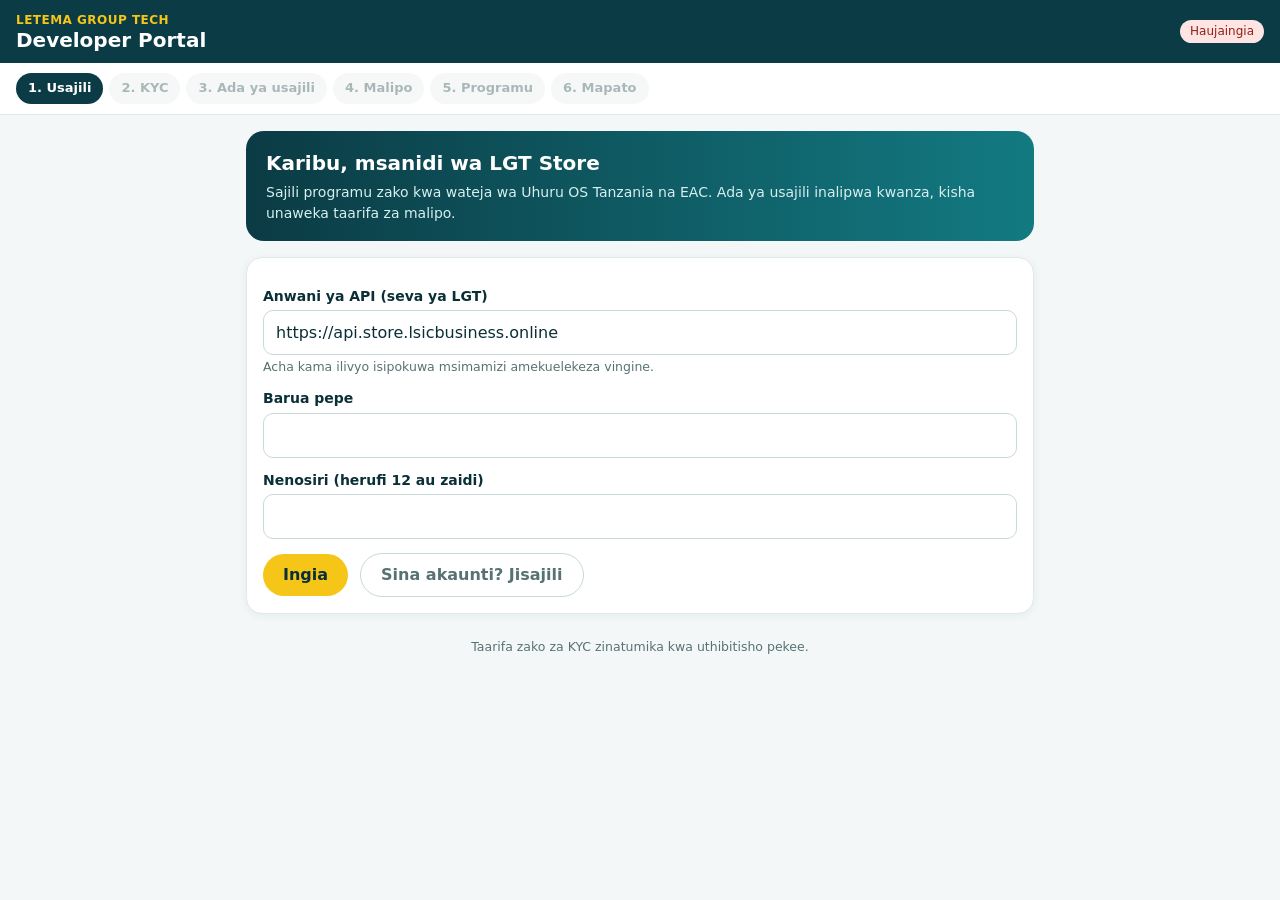
<file: developer-portal/index.html>
<!doctype html>
<html lang="sw">
<head>
<meta charset="utf-8">
<meta name="viewport" content="width=device-width, initial-scale=1, viewport-fit=cover">
<meta name="theme-color" content="#0b3b44">
<title>LGT Developer Portal · Letema Group Tech</title>
<style>
:root{--teal:#0b3b44;--teal2:#137a82;--ink:#0b2f36;--muted:#587274;--gold:#f5c518;--bg:#f3f7f7;--card:#fff;--line:#dfe9e9;--bad:#b42318;--ok:#067647;--warn:#b54708}
*{box-sizing:border-box}
html,body{margin:0;background:var(--bg);color:var(--ink);font-family:system-ui,-apple-system,"Segoe UI",Roboto,sans-serif;font-size:16px;line-height:1.45}
header.top{position:sticky;top:0;z-index:5;background:var(--teal);color:#fff;display:flex;align-items:center;gap:12px;padding:12px 16px;padding-top:calc(12px + env(safe-area-inset-top,0px))}
.brand{color:var(--gold);font-size:12px;font-weight:700;letter-spacing:.04em;text-transform:uppercase}
.title{font-size:20px;font-weight:800;line-height:1.1}
.grow{flex:1;min-width:0}
.pill{font-size:12px;padding:3px 10px;border-radius:999px;background:rgba(255,255,255,.14);white-space:nowrap}
.pill.ok{background:#d1fadf;color:#05603a}.pill.off{background:#fee4e2;color:#912018}
button{font:inherit;cursor:pointer}
nav.steps{display:flex;gap:6px;overflow-x:auto;padding:10px 16px;background:#fff;border-bottom:1px solid var(--line)}
nav.steps button{border:0;background:#eef3f3;color:var(--muted);border-radius:999px;padding:6px 12px;font-size:13px;font-weight:600;white-space:nowrap}
nav.steps button.on{background:var(--teal);color:#fff}
nav.steps button.lock{opacity:.5}
main{max-width:820px;margin:0 auto;padding:16px 16px 96px}
.hero{background:linear-gradient(90deg,var(--teal),var(--teal2));color:#fff;border-radius:18px;padding:18px 20px;margin-bottom:16px}
.hero h1{margin:0 0 4px;font-size:20px}.hero p{margin:0;color:#d6efef;font-size:14px}
.card{background:var(--card);border:1px solid var(--line);border-radius:16px;padding:16px;margin-bottom:12px;box-shadow:0 2px 8px rgba(11,59,68,.06)}
.row{display:flex;gap:12px;align-items:center;flex-wrap:wrap}
.grow2{flex:1 1 200px}
.btn{border:0;border-radius:999px;padding:9px 20px;font-weight:700;background:var(--gold);color:var(--ink)}
.btn:hover{background:#ffd43b}.btn.dark{background:var(--teal);color:#fff}.btn.ghost{background:transparent;border:1px solid #c9d8d8;color:var(--muted)}
.btn:disabled{opacity:.5;cursor:not-allowed}
h2{font-size:15px;margin:20px 0 10px;color:var(--teal);text-transform:uppercase;letter-spacing:.04em}
label{display:block;font-weight:600;font-size:14px;margin:12px 0 4px}
.hint{font-weight:400;color:var(--muted);font-size:12.5px;margin-top:3px}
input,select{width:100%;font:inherit;padding:10px 12px;border:1px solid #c9d8d8;border-radius:10px;background:#fff;color:var(--ink)}
input:focus,select:focus{outline:2px solid var(--gold);border-color:var(--gold)}
.grid2{display:grid;grid-template-columns:1fr 1fr;gap:12px}
@media(max-width:560px){.grid2{grid-template-columns:1fr}}
.banner{border-radius:12px;padding:10px 14px;margin-bottom:12px;font-size:14px}
.banner.warn{background:#fffaeb;border:1px solid #fedf89;color:var(--warn)}
.banner.bad{background:#fef3f2;border:1px solid #fecdca;color:var(--bad)}
.banner.ok{background:#ecfdf3;border:1px solid #abefc6;color:var(--ok)}
.kv{display:grid;grid-template-columns:auto 1fr;gap:6px 14px;font-size:14px}.kv b{color:var(--muted);font-weight:600}
.big{font-size:22px;font-weight:800;color:var(--teal)}
.badge{display:inline-block;font-size:11px;font-weight:700;border-radius:999px;padding:2px 9px;background:#e6f1f1;color:var(--teal);margin-right:6px}
.badge.gold{background:var(--gold);color:var(--ink)}.badge.bad{background:#fee4e2;color:#912018}.badge.ok{background:#d1fadf;color:#05603a}
.code{font-family:ui-monospace,Menlo,Consolas,monospace;background:#eef3f3;border-radius:8px;padding:6px 10px;font-size:14px;word-break:break-all}
.foot{color:var(--muted);font-size:12.5px;text-align:center;margin-top:24px}
#toast{position:fixed;left:50%;bottom:24px;transform:translateX(-50%);background:var(--teal);color:#fff;padding:12px 18px;border-radius:14px;max-width:92vw;z-index:40;font-size:14px}
#toast[hidden]{display:none}
#busy{position:fixed;left:0;right:0;top:0;z-index:30;background:var(--gold);color:var(--ink);font-weight:700;text-align:center;padding:8px;font-size:14px}
#busy[hidden]{display:none}
</style>
</head>
<body>
<div id="busy" hidden></div>
<header class="top">
  <div class="grow"><div class="brand">Letema Group Tech</div><div class="title">Developer Portal</div></div>
  <span id="pill" class="pill off">Haujaingia</span>
  <button id="logout" class="btn ghost" style="display:none" onclick="logout()">Toka</button>
</header>
<nav class="steps" id="steps"></nav>
<main id="app"></main>
<div id="toast" hidden role="status"></div>

<script>
'use strict';
/* ====================== Usanidi ======================
   API ya backend (haina funguo za malipo hapa). Weka anwani ya seva ya LGT. */
const DEFAULT_API = (/^https?:$/.test(location.protocol) && /^\/(console|developers)\/?$/.test(location.pathname)) ? location.origin : 'https://api.store.lsicbusiness.online';
const STEP_NAMES = ['Usajili', 'KYC', 'Ada ya usajili', 'Malipo', 'Programu', 'Mapato'];

/* ====================== Hifadhi (token tu) ====================== */
const store = {
  get(k){ try { return localStorage.getItem(k); } catch(e){ return null; } },
  set(k,v){ try { localStorage.setItem(k,v); } catch(e){} },
  del(k){ try { localStorage.removeItem(k); } catch(e){} }
};
const S = {api: store.get('lgtdp.api') || DEFAULT_API, token: store.get('lgtdp.tok') || '', me: null, step: 0, error: '', pending: null};

/* ====================== DOM ====================== */
const $ = (s, el=document) => el.querySelector(s);
function h(tag, props, ...kids){
  const el = document.createElement(tag);
  for (const [k,v] of Object.entries(props || {})){
    if (v == null || v === false) continue;
    if (k === 'class') el.className = v;
    else if (k === 'text') el.textContent = v;
    else if (k.startsWith('on')) el.addEventListener(k.slice(2), v);
    else if (k === 'value') el.value = v;
    else el.setAttribute(k, v === true ? '' : v);
  }
  for (const kid of kids.flat()){
    if (kid == null || kid === false) continue;
    el.append(kid.nodeType ? kid : document.createTextNode(String(kid)));
  }
  return el;
}
let toastTimer = null;
function toast(msg, ms=4500){ const t = $('#toast'); t.textContent = msg; t.hidden = false; clearTimeout(toastTimer); toastTimer = setTimeout(() => t.hidden = true, ms); }
function setBusy(msg){ const b = $('#busy'); b.textContent = msg || ''; b.hidden = !msg; }
function fmt(n){ return 'TZS ' + Number(n || 0).toLocaleString('en-US', {maximumFractionDigits: 0}); }

/* ====================== API ====================== */
class ApiErr extends Error {}
async function api(method, path, body){
  let res;
  try {
    res = await fetch(S.api.replace(/\/+$/, '') + path, {method, cache: 'no-store',
      headers: Object.assign({'Accept': 'application/json'}, S.token ? {'Authorization': 'Bearer ' + S.token} : {},
        body ? {'Content-Type': 'application/json'} : {}),
      body: body ? JSON.stringify(body) : undefined});
  } catch(e){ throw new ApiErr('Hakuna mtandao au seva haipatikani. Jaribu tena.'); }
  let j = {}; try { j = await res.json(); } catch(e){}
  if (res.status === 401){ logout(false); throw new ApiErr('Umetoka. Ingia tena.'); }
  if (!res.ok) throw new ApiErr(j.message || ('Hitilafu ' + res.status));
  return j;
}

/* ====================== Public + upload ghafi ====================== */
async function loadPublic(){ try { S.pub = await api('GET', '/api/v1/public/settings'); } catch(e){ S.pub = null; } }
async function apiRaw(path, file, headers){
  let res;
  try {
    res = await fetch(S.api.replace(/\/+$/, '') + path, {method: 'POST', cache: 'no-store',
      headers: Object.assign({'Authorization': 'Bearer ' + S.token, 'Content-Type': 'application/octet-stream'}, headers), body: file});
  } catch(e){ throw new ApiErr('Hakuna mtandao. Jaribu tena.'); }
  let j = {}; try { j = await res.json(); } catch(e){}
  if (!res.ok) throw new ApiErr(j.message || ('Hitilafu ' + res.status));
  return j;
}
function feeInfo(){
  const p = S.pub; if (!p) return null;
  if (!p.registration_open) return h('div', {class: 'banner warn', text: p.reg_fee_tzs ? 'Usajili haupatikani kwa sasa. Jaribu baadaye.' : 'Msimamizi bado hajaweka ada ya usajili.'});
  const ways = p.providers.filter(x => x.enabled).map(x => x.label).concat(p.manual_enabled ? ['lipa namba ya msimamizi'] : []);
  return h('div', {class: 'banner ok'}, h('strong', {text: 'Ada ya usajili: ' + fmt(p.reg_fee_tzs)}),
    ' · Inalipwa kabla ya kuwasilisha programu. Njia: ' + (ways.join(', ') || 'bado hazijawekwa'));
}

/* ====================== Muunganisho / hali ====================== */
async function loadMe(){
  setBusy('Inapakia akaunti yako…');
  try { S.me = await api('GET', '/api/v1/developer/me'); S.error = ''; setPill(true, S.me.company || S.me.email); S.step = guessStep(); }
  catch(e){ S.error = e.message; setPill(false, 'Haujaingia'); }
  finally { setBusy(''); render(); }
}
function guessStep(){
  const m = S.me; if (!m) return 0;
  if (m.kyc_status !== 'VERIFIED') return 1;
  if (m.fee_status !== 'PAID') return 2;
  if (!m.payout) return 3;
  return 4;
}
function setPill(ok, text){ const p = $('#pill'); p.className = 'pill ' + (ok ? 'ok' : 'off'); p.textContent = text; $('#logout').style.display = ok ? '' : 'none'; }
function logout(show=true){ store.del('lgtdp.tok'); S.token = ''; S.me = null; S.step = 0; setPill(false, 'Haujaingia'); if (show) toast('Umetoka.'); render(); }
/* Hatua zimefungwa kwa mtiririko: huwezi kufungua hatua inayofuata kabla ya iliyotangulia. */
function unlocked(i){
  if (!S.me) return i === 0;
  if (i === 0) return true;
  if (i === 1) return true;
  if (i === 2) return S.me.kyc_status === 'VERIFIED';
  if (i === 3) return S.me.fee_status === 'PAID';
  if (i === 4) return !!S.me.payout;
  if (i === 5) return !!S.me.payout;
  return false;
}

/* ====================== Hatua (stepper) ====================== */
function renderSteps(){
  const nav = $('#steps'); nav.textContent = '';
  STEP_NAMES.forEach((name, i) => {
    const ok = unlocked(i);
    nav.append(h('button', {class: (S.step === i ? 'on ' : '') + (ok ? '' : 'lock'), onclick: () => { if (ok){ S.step = i; render(); } else toast('Kamilisha hatua za awali kwanza.'); }}, (i + 1) + '. ' + name));
  });
}

/* ====================== Skrini ya kuingia / usajili ====================== */
function viewAuth(){
  const f = {};
  const field = (key, label, type, hint, value) => {
    f[key] = h('input', {type: type || 'text', id: 'f-' + key, value: value || '', autocomplete: 'off', spellcheck: 'false'});
    return h('div', {}, h('label', {for: 'f-' + key}, label), f[key], hint ? h('div', {class: 'hint', text: hint}) : null);
  };
  const apiIn = h('input', {id: 'f-api', value: S.api, spellcheck: 'false', autocomplete: 'off'});
  const apiNow = () => { const v = apiIn.value.trim() || DEFAULT_API; S.api = v; store.set('lgtdp.api', v); };
  const submitLogin = async () => {
    apiNow();
    const email = f.email.value.trim(), pw = f.password.value;
    if (!email || !pw){ S.error = 'Weka barua pepe na nenosiri.'; return render(); }
    setBusy('Inaingia…');
    try { const j = await api('POST', '/api/v1/developer/login', {email, password: pw}); S.token = j.token; store.set('lgtdp.tok', j.token); S.error = ''; await loadMe(); }
    catch(e){ S.error = e.message; render(); } finally { setBusy(''); }
  };
  const submitReg = async () => {
    apiNow();
    if (S.pub && !S.pub.registration_open){ S.error = 'Usajili haupatikani kwa sasa.'; return render(); }
    const body = {email: f.email.value.trim(), password: f.password.value, full_name: f.full_name.value.trim(),
      company: f.company.value.trim(), phone: f.phone.value.replace(/[\s+-]/g, ''), country: f.country.value,
      kyc_type: f.kyc_type.value, kyc_number: f.kyc_number.value.trim()};
    if (!body.email || body.password.length < 12 || !body.full_name || !body.company || !body.kyc_number){
      S.error = 'Jaza sehemu zote. Nenosiri lina angalau herufi 12.'; return render(); }
    setBusy('Inasajili…');
    try { await api('POST', '/api/v1/developer/register', body); toast('Usajili umepokelewa. Ingia kisha tutaendelea na KYC.'); S.error = ''; S.mode = 'login'; render(); }
    catch(e){ S.error = e.message; render(); } finally { setBusy(''); }
  };
  const reg = S.mode === 'register';
  const box = h('div', {class: 'card'},
    h('div', {}, h('label', {for: 'f-api'}, 'Anwani ya API (seva ya LGT)'), apiIn, h('div', {class: 'hint', text: 'Acha kama ilivyo isipokuwa msimamizi amekuelekeza vingine.'})),
    field('email', 'Barua pepe', 'email'),
    field('password', 'Nenosiri (herufi 12 au zaidi)', 'password'),
    reg ? field('full_name', 'Jina kamili (kama kwenye kitambulisho)') : null,
    reg ? field('company', 'Jina la kampuni au chapa yako') : null,
    reg ? field('phone', 'Namba ya simu (Mobile Money)', 'tel', 'Mfano: 255754000000') : null,
    reg ? h('div', {}, h('label', {for: 'f-country'}, 'Nchi'), f.country = h('select', {id: 'f-country'},
      [['TZA','Tanzania'],['KEN','Kenya'],['UGA','Uganda'],['RWA','Rwanda'],['BDI','Burundi'],['COD','DRC']].map(([v,t]) => h('option', {value: v, text: t})))) : null,
    reg ? h('div', {}, h('label', {for: 'f-kyc_type'}, 'Aina ya kitambulisho'), f.kyc_type = h('select', {id: 'f-kyc_type'},
      [['NIDA','NIDA'],['TIN','TIN (TRA)'],['BRELA','Cheti cha BRELA (kampuni)'],['PASSPORT','Pasi ya kusafiria'],['NATIONAL_ID','Kitambulisho cha taifa (EAC)']].map(([v,t]) => h('option', {value: v, text: t})))) : null,
    reg ? field('kyc_number', 'Namba ya kitambulisho') : null,
    S.error ? h('div', {class: 'banner bad', text: S.error}) : null,
    h('div', {class: 'row', style: 'margin-top:14px'},
      h('button', {class: 'btn', onclick: reg ? submitReg : submitLogin, text: reg ? 'Jisajili' : 'Ingia'}),
      h('button', {class: 'btn ghost', text: reg ? 'Nina akaunti tayari' : 'Sina akaunti? Jisajili', onclick: () => { S.mode = reg ? 'login' : 'register'; S.error = ''; render(); }})));
  return h('div', {},
    h('div', {class: 'hero'}, h('h1', {text: 'Karibu, msanidi wa LGT Store'}),
      h('p', {text: 'Sajili programu zako kwa wateja wa Uhuru OS Tanzania na EAC. Ada ya usajili inalipwa kwanza, kisha unaweka taarifa za malipo.'})),
    feeInfo(),
    box,
    h('div', {class: 'foot', text: 'Taarifa zako za KYC zinatumika kwa uthibitisho pekee.'}));
}

/* ====================== KYC ====================== */
function viewKyc(){
  const m = S.me, st = m.kyc_status;
  const badge = st === 'VERIFIED' ? h('span', {class: 'badge ok', text: 'Imethibitishwa'}) : st === 'REJECTED' ? h('span', {class: 'badge bad', text: 'Imekataliwa'}) : h('span', {class: 'badge gold', text: 'Inasubiri ukaguzi'});
  return h('div', {},
    h('div', {class: 'hero'}, h('h1', {text: 'Uthibitisho wa KYC'}), h('p', {text: 'Timu ya LGT inakagua kitambulisho chako. Ukikamilika, utaendelea na ada ya usajili.'})),
    st === 'REJECTED' ? h('div', {class: 'banner bad'}, 'KYC imekataliwa.', m.kyc_note ? ' Sababu: ' + m.kyc_note : ' Wasiliana na LGT Store.') : null,
    h('div', {class: 'card'}, h('div', {class: 'kv'},
      h('b', {text: 'Hali'}), h('span', {}, badge),
      h('b', {text: 'Aina ya kitambulisho'}), h('span', {text: m.kyc_type}),
      h('b', {text: 'Namba'}), h('span', {text: m.kyc_masked || '••••'}))),
    h('div', {class: 'row'}, h('button', {class: 'btn ghost', text: 'Angalia tena', onclick: loadMe})));
}

/* ====================== Ada ya usajili (lango) ====================== */
function viewFee(){
  const m = S.me, cfg = m.settings || {};
  if (m.fee_status === 'PAID') return h('div', {}, h('div', {class: 'banner ok', text: 'Ada ya usajili imelipwa ✔. Sasa weka taarifa za malipo.'}),
    h('button', {class: 'btn dark', text: 'Endelea →', onclick: () => { S.step = 3; render(); }}));
  const pend = m.pending_fee;
  const enabled = ((S.pub && S.pub.providers) || []).filter(x => x.enabled);
  const provSel = h('select', {id: 'fee-prov'}, enabled.map(x => h('option', {value: x.id, text: x.label})));
  const wallet = h('select', {id: 'fee-wallet'}, [['Mpesa','M-Pesa'],['Airtel','Airtel Money'],['Tigo','Tigo Pesa'],['Halopesa','Halopesa'],['Azampesa','Azampesa']].map(([v,t]) => h('option', {value: v, text: t})));
  const gw = enabled.length ? h('div', {class: 'card'},
    h('h2', {text: 'Lipa kwa mtoa huduma (otomatiki)'}),
    h('label', {for: 'fee-prov'}, 'Mtoa huduma'), provSel,
    h('label', {for: 'fee-wallet'}, 'Wallet ya kulipia (kwa AzamPay)'), wallet,
    h('label', {for: 'fee-phone'}, 'Namba ya simu ya kulipia'),
    h('input', {id: 'fee-phone', type: 'tel', value: m.phone || '', placeholder: '255754000000', autocomplete: 'off'}),
    h('div', {class: 'hint', text: 'Utapokea ombi kwenye simu. Thibitisha kwa PIN; kisha bofya "Angalia tena".'}),
    pend && pend.method === 'gateway' ? h('div', {class: 'banner warn', text: 'Ombi limetumwa (' + (pend.status || 'PENDING') + '). Hali itabadilika baada ya malipo kuthibitishwa.'}) : null,
    h('div', {class: 'row', style: 'margin-top:12px'},
      h('button', {class: 'btn', text: 'Lipa ' + fmt(cfg.reg_fee_tzs), onclick: async () => {
        const prov = $('#fee-prov').value;
        setBusy('Inaomba malipo…');
        try { S.me.pending_fee = await api('POST', '/api/v1/developer/fee/request', {method: 'gateway', provider: prov,
              wallet: prov === 'azampay' ? $('#fee-wallet').value : undefined, phone: $('#fee-phone').value.replace(/[\s+-]/g, '')});
          toast('Ombi limetumwa. Thibitisha kwa PIN kwenye simu.'); render(); }
        catch(e){ toast(e.message, 6000); } finally { setBusy(''); } }}),
      h('button', {class: 'btn ghost', text: 'Angalia tena', onclick: loadMe}))) : null;
  const manualInfo = h('div', {class: 'kv'},
    h('b', {text: 'Lipa namba'}), h('span', {class: 'code', text: cfg.lipa_namba}),
    h('b', {text: 'Jina'}), h('span', {text: cfg.owner_name || 'Letema Group Tech'}),
    h('b', {text: 'Kiasi'}), h('span', {text: fmt(cfg.reg_fee_tzs)}),
    h('b', {text: 'Kumbukumbu'}), h('span', {class: 'code', text: pend && pend.method === 'manual' ? pend.id : 'Bonyeza "Nimelipa" kupata kumbukumbu'}));
  const manualClaim = pend && pend.method === 'manual'
    ? h('div', {}, h('label', {for: 'fee-ref'}, 'Namba ya muamala wa M-Pesa (kutoka SMS)'),
        h('input', {id: 'fee-ref', type: 'text', placeholder: 'mfano QWE123ABC', autocomplete: 'off', spellcheck: 'false'}),
        h('div', {class: 'hint', text: 'Msimamizi atathibitisha malipo yako; hali itabadilika hapa.'}),
        h('button', {class: 'btn dark', style: 'margin-top:12px', text: 'Tuma namba ya muamala', onclick: async () => {
          const ref = $('#fee-ref').value.trim(); if (!ref){ toast('Weka namba ya muamala.'); return; }
          setBusy('Inatuma…'); try { await api('POST', '/api/v1/developer/fee/claim', {ref: pend.id, external_ref: ref}); toast('Imepokelewa. Msimamizi atathibitisha.'); await loadMe(); }
          catch(e){ toast(e.message, 6000); } finally { setBusy(''); } }}))
    : h('button', {class: 'btn', style: 'margin-top:8px', text: 'Nimelipa', onclick: async () => {
        setBusy('Inatengeneza kumbukumbu…'); try { S.me.pending_fee = await api('POST', '/api/v1/developer/fee/request', {method: 'manual'}); render(); }
        catch(e){ toast(e.message, 6000); } finally { setBusy(''); } }});
  const manual = cfg.lipa_namba ? h('div', {class: 'card'}, h('h2', {text: 'Lipa namba ya msimamizi (mkono)'}), manualInfo, manualClaim) : null;
  return h('div', {},
    h('div', {class: 'hero'}, h('h1', {text: 'Ada ya usajili: ' + fmt(cfg.reg_fee_tzs)}), h('p', {text: 'Hii inalipwa mara moja. Bila hii huwezi kuweka taarifa za malipo wala kuchapisha programu.'})),
    cfg.reg_fee_tzs ? null : h('div', {class: 'banner warn', text: 'Msimamizi bado hajaweka ada ya usajili.'}),
    gw, manual,
    !gw && !manual ? h('div', {class: 'banner warn', text: 'Hakuna njia ya malipo iliyowezeshwa bado. Wasiliana na LGT Store.'}) : null);
}

/* ====================== Mipangilio ya malipo ya msanidi ====================== */
function viewPayout(){
  const m = S.me, cur = m.payout || {};
  const method = h('select', {id: 'po-method'}, [['MOBILE_MONEY','Mobile Money (otomatiki kupitia gateway)'],['BANK','Akaunti ya benki'],['MANUAL','Malipo ya mkono (msimamizi analipa)']]
    .map(([v,t]) => h('option', {value: v, text: t, selected: cur.method === v ? true : null})));
  const acct = h('input', {id: 'po-acct', type: 'text', value: cur.account || '', autocomplete: 'off', spellcheck: 'false', placeholder: 'Mobile Money: 255754000000'});
  const hint = h('div', {class: 'hint', text: 'Pesa zinatumwa kwenye akaunti hii. Kiwango cha chini cha kutoa ni TZS 20,000. Mapato yanakaa escrow siku 7 (au 14 kwa kiwango cha Featured).'});
  return h('div', {},
    h('div', {class: 'hero'}, h('h1', {text: 'Taarifa za malipo'}), h('p', {text: 'Weka njia ya kupokea mapato yako. Unaweza kubadilisha baadaye.'})),
    h('div', {class: 'card'},
      h('label', {for: 'po-method'}, 'Njia ya kupokea'), method,
      h('label', {for: 'po-acct'}, 'Namba au akaunti'), acct, hint,
      h('div', {class: 'row', style: 'margin-top:14px'}, h('button', {class: 'btn', text: 'Hifadhi taarifa', onclick: async () => {
        setBusy('Inahifadhi…');
        try { await api('POST', '/api/v1/developer/payout', {method: $('#po-method').value, account: $('#po-acct').value.replace(/[\s+-]/g, '')});
          toast('Taarifa za malipo zimehifadhiwa.'); await loadMe(); }
        catch(e){ toast(e.message, 6000); } finally { setBusy(''); } }}))));
}

/* ====================== Programu ====================== */
const APP_STATUS = {IN_REVIEW: 'Inakaguliwa', APPROVED: 'Imeidhinishwa', REJECTED: 'Imekataliwa', SIGN_PENDING: 'Inasainiwa'};
const VERDICT_TEXT = {PASSED_AUTOMATED: 'Imepita ukaguzi wa kiotomatiki; inasubiri idhini ya LGT.',
  NEEDS_REVIEW: 'Inasubiri mapitio: hakuna AppArmor profile.', SCAN_UNAVAILABLE: 'Ukaguzi wa virusi haukukamilika; utarudiwa.',
  REJECTED: 'Imekataliwa na ukaguzi.'};
function viewApps(){
  const apps = (S.me.apps || []);
  const r = S.uploadResult;
  return h('div', {},
    h('div', {class: 'hero'}, h('h1', {text: 'Programu zangu'}), h('p', {text: 'Pakia kifurushi cha .deb au wasilisha PWA. Kila .deb inakaguliwa (muundo, hati za usakinishaji, ClamAV, AppArmor) kabla ya idhini.'})),
    h('div', {class: 'card'}, h('h2', {text: 'Pakia kifurushi cha .deb'}),
      h('label', {for: 'up-file'}, 'Faili la .deb'), h('input', {id: 'up-file', type: 'file', accept: '.deb'}),
      h('label', {for: 'up-sum'}, 'Maelezo mafupi'), h('input', {id: 'up-sum', placeholder: 'Maelezo ya Kiswahili (mstari mmoja)', maxlength: '240'}),
      h('label', {for: 'up-cat'}, 'Kundi'), h('select', {id: 'up-cat'}, [['letema','Bidhaa za Letema'],['office','Ofisi'],['internet','Mtandao'],['graphics','Picha'],['media','Sauti/Video'],['education','Elimu'],['tools','Zana za Mfumo']].map(([v,t]) => h('option', {value: v, text: t}))),
      h('div', {class: 'row', style: 'margin-top:14px'}, h('button', {class: 'btn', text: 'Pakia na ukaguzi', onclick: async () => {
        const f = $('#up-file').files[0];
        if (!f){ toast('Chagua faili la .deb.'); return; }
        const sum = $('#up-sum').value.trim();
        if (!sum){ toast('Weka maelezo mafupi.'); return; }
        setBusy('Inapakia na kukaguliwa…');
        try { S.uploadResult = await apiRaw('/api/v1/developer/apps/upload', f, {'X-App-Summary': encodeURIComponent(sum), 'X-App-Category': $('#up-cat').value});
          toast('Imepokelewa.'); await loadMe(); }
        catch(e){ toast(e.message, 7000); } finally { setBusy(''); } }})),
      r ? h('div', {class: 'banner ' + (r.verdict === 'REJECTED' ? 'bad' : r.verdict === 'PASSED_AUTOMATED' ? 'ok' : 'warn')},
        h('strong', {text: VERDICT_TEXT[r.verdict] || r.verdict}),
        r.reasons && r.reasons.length ? h('ul', {}, r.reasons.map(x => h('li', {text: x}))) : null) : null),
    h('div', {class: 'card'}, h('h2', {text: 'Wasilisha PWA'}),
      h('label', {for: 'ap-name'}, 'Jina'), h('input', {id: 'ap-name', placeholder: 'Jina la programu'}),
      h('label', {for: 'ap-url'}, 'URL (https)'), h('input', {id: 'ap-url', type: 'url', value: 'https://', placeholder: 'https://'}),
      h('label', {for: 'ap-sum'}, 'Maelezo'), h('input', {id: 'ap-sum', placeholder: 'Maelezo mafupi (mstari mmoja)'}),
      h('div', {class: 'row', style: 'margin-top:14px'}, h('button', {class: 'btn', text: 'Wasilisha kwa ukaguzi', onclick: async () => {
        setBusy('Inawasilisha…');
        try { await api('POST', '/api/v1/developer/apps', {name: $('#ap-name').value.trim(), url: $('#ap-url').value.trim(), summary: $('#ap-sum').value.trim()});
          toast('Imewasilishwa. Ukaguzi unachukua siku chache.'); await loadMe(); }
        catch(e){ toast(e.message, 6000); } finally { setBusy(''); } }}))),
    h('h2', {text: 'Hali ya programu zako'}),
    apps.length ? apps.map(a => h('div', {class: 'card'}, h('div', {class: 'row'},
      h('div', {class: 'grow2'}, h('strong', {text: a.name}), h('div', {class: 'hint', text: a.url || (a.package ? a.package + ' ' + (a.version || '') : '')})),
      h('span', {class: 'badge' + (a.status === 'APPROVED' ? ' ok' : a.status === 'REJECTED' ? ' bad' : ''), text: APP_STATUS[a.status] || a.status})),
      a.reviewer_note ? h('div', {class: 'hint', text: 'Maelezo ya mkaguzi: ' + a.reviewer_note}) : null)) :
      h('div', {class: 'card', text: 'Bado hujawasilisha programu.'}));
}

/* ====================== Mapato ====================== */
function viewRevenue(){
  const b = S.me.balances || {escrow: 0, available: 0, queued: 0};
  const payouts = S.me.payouts || [];
  return h('div', {},
    h('div', {class: 'hero'}, h('h1', {text: 'Mapato yako'}), h('p', {text: 'Salio linaloonekana hapa ni baada ya ada ya gateway na gawio la LGT.'})),
    h('div', {class: 'card'}, h('div', {class: 'kv'},
      h('b', {text: 'Escrow (inasubiri)'}), h('span', {class: 'big', text: fmt(b.escrow)}),
      h('b', {text: 'Linapatikana'}), h('span', {class: 'big', text: fmt(b.available)}),
      h('b', {text: 'Imeombwa / imelipwa'}), h('span', {text: fmt(b.queued)}))),
    h('div', {class: 'row'}, h('button', {class: 'btn', text: 'Omba kutoa pesa', disabled: b.available < 20000 ? true : null, onclick: async () => {
      setBusy('Inaomba…'); try { await api('POST', '/api/v1/developer/payout/request', {}); toast('Ombi la kutoa pesa limepokelewa.'); await loadMe(); }
      catch(e){ toast(e.message, 6000); } finally { setBusy(''); } }}),
      b.available < 20000 ? h('span', {class: 'hint', text: 'Kiwango cha chini: TZS 20,000'}) : null),
    h('h2', {text: 'Maombi ya kutoa pesa'}),
    payouts.length ? payouts.map(p => h('div', {class: 'card row'}, h('div', {class: 'grow2', text: fmt(p.amount) + ' · ' + p.created.slice(0, 10)}),
      h('span', {class: 'badge' + (p.status === 'PAID' ? ' ok' : ''), text: p.status === 'PAID' ? 'Imelipwa' : 'Inasubiri'}))) :
      h('div', {class: 'card', text: 'Hakuna maombi bado.'}));
}

/* ====================== Uchoraji ====================== */
function render(){
  const app = $('#app'); app.textContent = '';
  renderSteps();
  if (!S.token || !S.me){ app.append(viewAuth()); }
  else {
    const views = [viewKyc, viewFee, viewPayout, viewApps, viewRevenue];
    const i = S.step;
    if (i === 0) app.append(viewKyc()); else if (i === 1) app.append(viewKyc()); else app.append(views[Math.min(i - 1, views.length - 1)]());
  }
  if (S.error && !S.token) { /* kosa linaonyeshwa ndani ya fomu */ }
}
$('#steps').addEventListener('click', e => e.stopPropagation());

/* ====================== Kuanza ====================== */
S.mode = 'login';
setPill(false, 'Haujaingia');
loadPublic().then(() => (S.token ? loadMe() : render()));
</script>
</body>
</html>
</file>
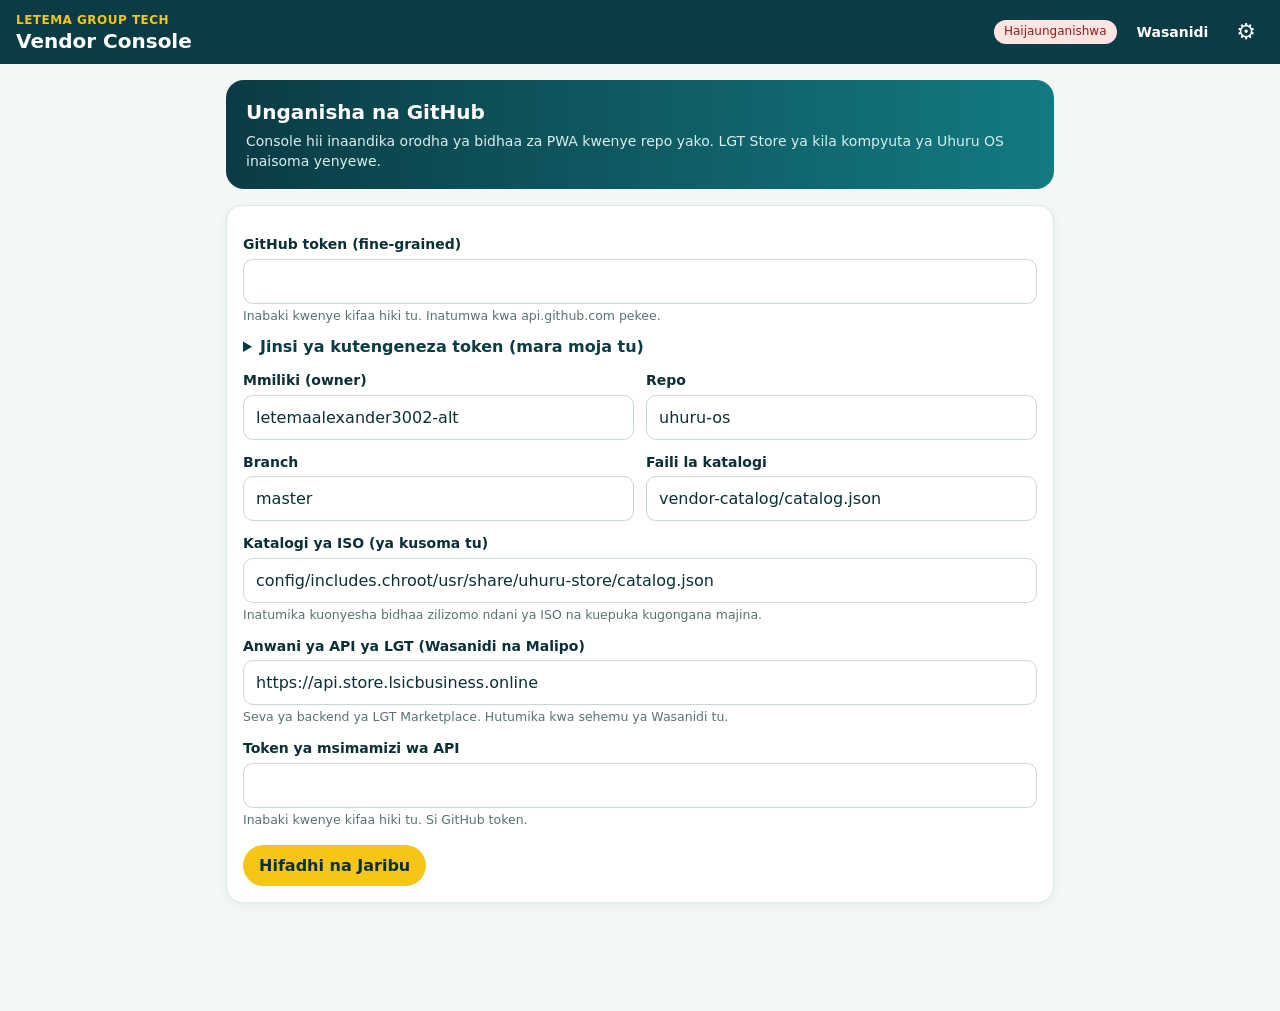
<file: vendor-console/index.html>
<!doctype html>
<html lang="sw">
<head>
<meta charset="utf-8">
<meta name="viewport" content="width=device-width, initial-scale=1">
<meta name="theme-color" content="#0b3b44">
<title>Letema Group Tech · Vendor Console</title>
<style>
:root{--teal:#0b3b44;--teal2:#137a82;--ink:#0b2f36;--muted:#587274;--gold:#f5c518;--bg:#f3f7f7;--card:#fff;--line:#dfe9e9;--bad:#b42318;--ok:#067647;--warn:#b54708}
*{box-sizing:border-box}
html,body{margin:0;background:var(--bg);color:var(--ink);font-family:system-ui,-apple-system,"Segoe UI",Roboto,sans-serif;font-size:16px;line-height:1.45}
header.top{position:sticky;top:0;z-index:5;background:var(--teal);color:#fff;display:flex;align-items:center;gap:12px;padding:12px 16px}
.brand{color:var(--gold);font-size:12px;font-weight:700;letter-spacing:.04em;text-transform:uppercase}
.title{font-size:20px;font-weight:800;line-height:1.1}
.grow{flex:1;min-width:0}
.brand,.title{white-space:nowrap}
.pill{font-size:12px;padding:3px 10px;border-radius:999px;background:rgba(255,255,255,.14);white-space:nowrap;max-width:42vw;overflow:hidden;text-overflow:ellipsis}
.pill.ok{background:#d1fadf;color:#05603a}.pill.off{background:#fee4e2;color:#912018}
button{font:inherit;cursor:pointer}
.icon-btn{background:transparent;border:0;color:#fff;font-size:22px;padding:4px 8px;border-radius:8px}
.icon-btn:hover{background:rgba(255,255,255,.14)}
main{max-width:860px;margin:0 auto;padding:16px 16px 96px;overflow-x:hidden}
.hero{background:linear-gradient(90deg,var(--teal),var(--teal2));color:#fff;border-radius:18px;padding:18px 20px;margin-bottom:16px}
.hero h1{margin:0 0 4px;font-size:20px}.hero p{margin:0;color:#d6efef;font-size:14px}
.card{background:var(--card);border:1px solid var(--line);border-radius:16px;padding:16px;box-shadow:0 2px 8px rgba(11,59,68,.06);margin-bottom:12px}
.row{display:flex;gap:12px;align-items:center}
.app{display:flex;gap:14px;align-items:center}
.app img,.app .ph{width:56px;height:56px;border-radius:12px;flex:none;object-fit:contain;background:#eef3f3}
.app .ph{display:flex;align-items:center;justify-content:center;font-weight:800;color:var(--teal);font-size:22px}
.app .meta{flex:1;min-width:0}
.app .name{font-weight:700;overflow:hidden;text-overflow:ellipsis;white-space:nowrap}
.app .sub{color:var(--muted);font-size:13px;overflow-wrap:anywhere}
.badge{display:inline-block;font-size:11px;font-weight:700;border-radius:999px;padding:1px 9px;background:#e6f1f1;color:var(--teal);margin-right:6px}
.badge.gold{background:var(--gold);color:var(--ink)}.badge.off{background:#fee4e2;color:#912018}
.btn{border:0;border-radius:999px;padding:9px 16px;font-weight:700;background:var(--gold);color:var(--ink)}
.btn:hover{background:#ffd43b}.btn.dark{background:var(--teal);color:#fff}.btn.dark:hover{background:var(--teal2)}
.btn.ghost{background:transparent;border:1px solid #c9d8d8;color:var(--muted)}
.btn.danger{background:transparent;border:1px solid var(--bad);color:var(--bad)}
.btn:disabled{opacity:.5;cursor:not-allowed}
h2{font-size:15px;margin:20px 0 10px;color:var(--teal);text-transform:uppercase;letter-spacing:.04em}
label{display:block;font-weight:600;font-size:14px;margin:12px 0 4px}
.hint{font-weight:400;color:var(--muted);font-size:12.5px;margin-top:3px}
input[type=text],input[type=password],input[type=number],input[type=url],select,textarea{width:100%;font:inherit;padding:10px 12px;border:1px solid #c9d8d8;border-radius:10px;background:#fff;color:var(--ink)}
textarea{min-height:84px;resize:vertical}
input:focus,select:focus,textarea:focus{outline:2px solid var(--gold);border-color:var(--gold)}
.grid2{display:grid;grid-template-columns:1fr 1fr;gap:12px}
@media(max-width:560px){.grid2{grid-template-columns:1fr}}
.banner{border-radius:12px;padding:10px 14px;margin-bottom:12px;font-size:14px}
.banner.warn{background:#fffaeb;border:1px solid #fedf89;color:var(--warn)}
.banner.bad{background:#fef3f2;border:1px solid #fecdca;color:var(--bad)}
.banner.ok{background:#ecfdf3;border:1px solid #abefc6;color:var(--ok)}
details{margin-top:10px}summary{cursor:pointer;font-weight:600;color:var(--teal)}
ol{padding-left:20px;margin:8px 0}li{margin:4px 0}
code{background:#eef3f3;border-radius:6px;padding:1px 6px;font-size:13px}
#overlay{position:fixed;inset:0;background:rgba(11,47,54,.55);z-index:20;display:flex;align-items:flex-end;justify-content:center;overflow:auto}
#overlay[hidden]{display:none}
.sheet{background:var(--bg);width:100%;max-width:760px;border-radius:20px 20px 0 0;padding:18px 16px 28px;max-height:96vh;overflow:auto}
@media(min-width:800px){#overlay{align-items:center}.sheet{border-radius:20px}}
.sheet h3{margin:0 0 6px;font-size:18px}
.preview{border:1px dashed #b7c9c9;border-radius:16px;padding:14px;background:#fff;margin:6px 0 4px;max-width:320px}
.preview .pn{font-weight:700}.preview .pd{color:var(--muted);font-size:14px;margin:8px 0 10px;min-height:40px}
.preview .pb{display:inline-block;background:var(--gold);color:var(--ink);font-weight:800;border-radius:999px;padding:5px 18px;font-size:14px}
.switch{display:flex;gap:10px;align-items:center;margin-top:12px;font-weight:600}
.switch input{width:20px;height:20px}
.errs{margin:10px 0 0;padding:10px 14px;border-radius:12px;background:#fef3f2;color:var(--bad);font-size:14px}
.errs ul{margin:4px 0 0;padding-left:18px}
#busy{position:fixed;left:0;right:0;top:0;z-index:30;background:var(--gold);color:var(--ink);font-weight:700;text-align:center;padding:8px;font-size:14px}
#busy[hidden]{display:none}
#toast{position:fixed;left:50%;bottom:24px;transform:translateX(-50%);background:var(--teal);color:#fff;padding:12px 18px;border-radius:14px;max-width:92vw;z-index:40;box-shadow:0 8px 24px rgba(0,0,0,.25);font-size:14px}
#toast[hidden]{display:none}
.foot{color:var(--muted);font-size:12.5px;text-align:center;margin-top:24px}
</style>
</head>
<body>
<div id="busy" hidden></div>
<header class="top">
  <div class="grow"><div class="brand">Letema Group Tech</div><div class="title">Vendor Console</div></div>
  <span id="pill" class="pill off">Haijaunganishwa</span>
  <button class="icon-btn" id="adm" title="Wasanidi na Malipo" aria-label="Wasanidi na Malipo" style="font-size:14px;font-weight:700">Wasanidi</button>
  <button class="icon-btn" id="gear" title="Mipangilio" aria-label="Mipangilio">⚙</button>
</header>
<main id="app"></main>
<div id="overlay" hidden><div class="sheet" id="sheet"></div></div>
<div id="toast" hidden role="status"></div>

<script>
'use strict';
/* ====================== Mipangilio ya msingi ====================== */
const CATEGORIES = [["letema","Bidhaa za Letema Group Tech"],["office","Ofisi na Uzalishaji"],["internet","Mtandao"],
  ["graphics","Picha na Michoro"],["media","Sauti na Video"],["education","Elimu"],["tools","Zana za Mfumo"]];
const CAT_NAME = Object.fromEntries(CATEGORIES);
const SAME_ORIGIN = (/^https?:$/.test(location.protocol) && /^\/(console|developers)\/?$/.test(location.pathname)) ? location.origin : '';
const DEFAULTS = {apiBase: SAME_ORIGIN || 'https://api.store.lsicbusiness.online', owner:"letemaalexander3002-alt", repo:"uhuru-os", branch:"master",
  path:"vendor-catalog/catalog.json", builtin:"config/includes.chroot/usr/share/uhuru-store/catalog.json"};
const LIM = {name:60, summary:240, keywords:200, iconBytes:60*1024, catalogBytes:900*1024};
const ID_RE = /^[a-z0-9][a-z0-9-]{1,40}$/;
const URL_RE = /^https:\/\/[A-Za-z0-9.-]+(:[0-9]{1,5})?(\/[A-Za-z0-9._~:\/?#\[\]@!&()*+,;=%-]*)?$/;

class Err extends Error {}

/* ====================== Hifadhi ya kifaa (token inabaki hapa tu) ====================== */
const mem = {};
const store = {
  get(k){ try { return localStorage.getItem(k); } catch(e){ return mem[k] || null; } },
  set(k,v){ try { localStorage.setItem(k,v); } catch(e){ mem[k] = v; } },
  del(k){ try { localStorage.removeItem(k); } catch(e){ delete mem[k]; } }
};
function loadCfg(){
  let c = {};
  try { c = JSON.parse(store.get('lgtvc.cfg') || '{}'); } catch(e){}
  return Object.assign({}, DEFAULTS, c, {token: store.get('lgtvc.tok') || '', admtok: store.get('lgtvc.admtok') || ''});
}
function saveCfg(c){
  const {token, admtok, ...rest} = c;
  store.set('lgtvc.cfg', JSON.stringify(rest));
  store.set('lgtvc.tok', token);
  store.set('lgtvc.admtok', admtok || '');
}

/* ====================== Hali ====================== */
const S = {cfg: loadCfg(), view: 'setup', catalog: null, sha: null, builtins: null, repoInfo: null, warn: [], status: null};

/* ====================== Zana za DOM ====================== */
const $ = (s, el=document) => el.querySelector(s);
function h(tag, props, ...kids){
  const el = document.createElement(tag);
  for (const [k,v] of Object.entries(props || {})){
    if (v == null || v === false) continue;
    if (k === 'class') el.className = v;
    else if (k === 'text') el.textContent = v;
    else if (k.startsWith('on')) el.addEventListener(k.slice(2), v);
    else if (k === 'value') el.value = v;
    else if (k === 'checked') el.checked = true;
    else el.setAttribute(k, v === true ? '' : v);
  }
  for (const kid of kids.flat(Infinity)){
    if (kid == null || kid === false) continue;
    el.append(kid.nodeType ? kid : document.createTextNode(String(kid)));
  }
  return el;
}
let toastTimer = null;
function toast(msg, ms=5000){
  const t = $('#toast'); t.textContent = msg; t.hidden = false;
  clearTimeout(toastTimer); toastTimer = setTimeout(() => { t.hidden = true; }, ms);
}
function setBusy(msg){ const b = $('#busy'); b.textContent = msg || ''; b.hidden = !msg; }

/* ====================== Ukaguzi (sawa na ule wa LGT Store) ====================== */
function ctlFree(s){ for (const ch of s){ const c = ch.codePointAt(0); if (c < 32 || c === 127) return false; } return true; }
function slugify(name){
  let s = name.normalize('NFD').replace(/[\u0300-\u036f]/g, '').toLowerCase().replace(/[^a-z0-9]+/g, '-').replace(/^-+|-+$/g, '').slice(0, 41).replace(/-+$/g, '');
  if (s.length < 2) s = 'app-' + Math.random().toString(36).slice(2, 6);
  return s;
}
function validateApp(a){
  const e = [];
  if (!ID_RE.test(a.id || '')) e.push('ID: herufi ndogo, namba na "-" tu (herufi 2 hadi 41, anza na herufi/namba).');
  if (!a.name || !a.name.trim() || a.name.length > LIM.name || !ctlFree(a.name)) e.push('Jina: linahitajika (si zaidi ya herufi ' + LIM.name + ').');
  if (!a.summary || !a.summary.trim() || a.summary.length > LIM.summary || !ctlFree(a.summary)) e.push('Maelezo: yanahitajika (si zaidi ya herufi ' + LIM.summary + ', mstari mmoja).');
  if ((a.keywords || '').length > LIM.keywords || !ctlFree(a.keywords || '')) e.push('Maneno ya kutafuta: si zaidi ya herufi ' + LIM.keywords + '.');
  if (!CAT_NAME[a.category]) e.push('Kundi si sahihi.');
  if (!a.url || a.url.length > 300 || !URL_RE.test(a.url)) e.push('URL lazima ianze na https:// na isiwe na nafasi wala nukuu.');
  if (!Number.isInteger(a.priority) || a.priority < -1000 || a.priority > 1000) e.push('Kipaumbele: namba nzima kati ya -1000 na 1000 (ndogo = inaonekana kwanza).');
  if (a.icon_png && (!a.icon_png.startsWith('data:image/png;base64,'))) e.push('Ikoni lazima iwe PNG.');
  return e;
}
function cleanApp(a){
  const out = {id: a.id, type: 'pwa', name: a.name.trim(), category: a.category, summary: a.summary.trim(),
    url: a.url.trim(), priority: a.priority, keywords: (a.keywords || '').trim(), enabled: a.enabled !== false};
  if (a.icon_png) out.icon_png = a.icon_png;
  return out;
}

/* ====================== GitHub ====================== */
const enc = p => p.split('/').map(encodeURIComponent).join('/');
function toB64(str){
  const bytes = new TextEncoder().encode(str); let bin = '';
  for (let i = 0; i < bytes.length; i += 0x8000) bin += String.fromCharCode.apply(null, bytes.subarray(i, i + 0x8000));
  return btoa(bin);
}
function fromB64(b64){
  const bin = atob(b64.replace(/\s/g, ''));
  return new TextDecoder().decode(Uint8Array.from(bin, c => c.charCodeAt(0)));
}
async function gh(method, path, body, accept){
  const c = S.cfg;
  let res;
  try {
    res = await fetch('https://api.github.com' + path, {method, cache: 'no-store',
      headers: Object.assign({'Authorization': 'Bearer ' + c.token, 'Accept': accept || 'application/vnd.github+json',
        'X-GitHub-Api-Version': '2022-11-28'}, body ? {'Content-Type': 'application/json'} : {}),
      body: body ? JSON.stringify(body) : undefined});
  } catch(e){ throw new Err('Hakuna mtandao au GitHub haifikiki. Angalia muunganisho kisha ujaribu tena.'); }
  return res;
}
async function ghError(res, what){
  let msg = ''; try { msg = (await res.json()).message || ''; } catch(e){}
  if (res.status === 401) return new Err('Token si sahihi au imeisha muda. Tengeneza token mpya (⚙ Mipangilio).');
  if (res.status === 403) return new Err(/rate limit/i.test(msg) ? 'GitHub imezuia maombi mengi kwa muda. Subiri dakika chache.' : 'Token haina ruhusa. Inahitaji "Contents: Read and write" kwa repo hii.');
  if (res.status === 404) return new Err(what === 'repo' ? 'Repo haipatikani, au token haina ufikiaji wa repo hii. Angalia jina la mmiliki/repo na ruhusa za token.' : 'Faili halipatikani.');
  return new Err('GitHub imerudisha hitilafu ' + res.status + (msg ? ': ' + msg : ''));
}
async function readFile(path){
  const c = S.cfg;
  const res = await gh('GET', '/repos/' + enc(c.owner) + '/' + enc(c.repo) + '/contents/' + enc(path) + '?ref=' + encodeURIComponent(c.branch));
  if (res.status === 404) return null;
  if (!res.ok) throw await ghError(res);
  const j = await res.json();
  let text;
  if (j.content && j.encoding === 'base64') text = fromB64(j.content);
  else {
    const raw = await gh('GET', '/repos/' + enc(c.owner) + '/' + enc(c.repo) + '/contents/' + enc(path) + '?ref=' + encodeURIComponent(c.branch), null, 'application/vnd.github.raw+json');
    if (!raw.ok) throw await ghError(raw);
    text = await raw.text();
  }
  return {sha: j.sha, text};
}
async function readCatalog(){
  const f = await readFile(S.cfg.path);
  if (!f) return {catalog: {format: 1, updated: '', apps: []}, sha: null};
  let cat;
  try { cat = JSON.parse(f.text); } catch(e){ throw new Err('Faili la katalogi (' + S.cfg.path + ') limeharibika. Lirekebishe kwenye GitHub au lifute.'); }
  if (!cat || cat.format !== 1 || !Array.isArray(cat.apps)) throw new Err('Faili la katalogi lina muundo usiojulikana.');
  return {catalog: cat, sha: f.sha};
}
/* Inasoma upya kutoka GitHub, inatumia mabadiliko, inaandika; mgongano wa sha ukitokea inarudia (hadi mara 3). */
async function publish(mutate, message){
  const c = S.cfg;
  for (let attempt = 0; attempt < 3; attempt++){
    const cur = await readCatalog();
    const next = mutate(JSON.parse(JSON.stringify(cur.catalog)));
    next.format = 1; next.updated = new Date().toISOString();
    const text = JSON.stringify(next, null, 1) + '\n';
    if (new TextEncoder().encode(text).length > LIM.catalogBytes) throw new Err('Katalogi imekuwa kubwa mno (zaidi ya 900KB). Futa bidhaa zisizotumika au tumia ikoni ndogo.');
    const body = {message, content: toB64(text), branch: c.branch};
    if (cur.sha) body.sha = cur.sha;
    const res = await gh('PUT', '/repos/' + enc(c.owner) + '/' + enc(c.repo) + '/contents/' + enc(c.path), body);
    if (res.ok){ const j = await res.json(); S.catalog = next; S.sha = j.content && j.content.sha; return next; }
    if (res.status === 409 || res.status === 422) continue;
    throw await ghError(res);
  }
  throw new Err('Imeshindikana kuchapisha: mgongano wa mabadiliko mara 3. Jaribu tena.');
}
async function checkPublic(){
  const c = S.cfg;
  const url = 'https://raw.githubusercontent.com/' + c.owner + '/' + c.repo + '/' + c.branch + '/' + c.path + '?cb=' + Date.now();
  try { const r = await fetch(url, {cache: 'no-store'}); return r.ok; } catch(e){ return null; }
}

/* ====================== Ikoni: picha yoyote -> PNG ndogo ====================== */
function blobToDataURI(blob){
  return new Promise((res, rej) => { const r = new FileReader(); r.onload = () => res(r.result); r.onerror = () => rej(new Err('Imeshindikana kusoma picha.')); r.readAsDataURL(blob); });
}
async function fileToPng(file){
  if (!file.type.startsWith('image/')) throw new Err('Chagua faili la picha (PNG, JPG, SVG au WEBP).');
  if (file.size > 5 * 1024 * 1024) throw new Err('Picha ni kubwa mno (zaidi ya 5MB).');
  const url = URL.createObjectURL(file);
  try {
    const img = await new Promise((res, rej) => { const i = new Image(); i.onload = () => res(i); i.onerror = () => rej(new Err('Picha haisomeki.')); i.src = url; });
    for (const size of [192, 128, 96]){
      const cv = document.createElement('canvas'); cv.width = cv.height = size;
      const g = cv.getContext('2d');
      const w = img.naturalWidth || size, hh = img.naturalHeight || size, k = Math.min(size / w, size / hh);
      const dw = Math.max(1, Math.round(w * k)), dh = Math.max(1, Math.round(hh * k));
      g.clearRect(0, 0, size, size); g.drawImage(img, (size - dw) / 2, (size - dh) / 2, dw, dh);
      const blob = await new Promise(r => cv.toBlob(r, 'image/png'));
      if (blob && blob.size <= LIM.iconBytes) return await blobToDataURI(blob);
    }
    throw new Err('Ikoni ni ngumu mno (inazidi 60KB hata ikipunguzwa). Tumia picha rahisi zaidi.');
  } finally { URL.revokeObjectURL(url); }
}

/* ====================== Muunganisho ====================== */
function setPill(ok, text){ const p = $('#pill'); p.className = 'pill ' + (ok ? 'ok' : 'off'); p.textContent = text; }
async function connect(){
  const c = S.cfg;
  if (!c.token){ S.view = 'setup'; render(); return; }
  setBusy('Inaunganisha na GitHub…');
  try {
    const res = await gh('GET', '/repos/' + enc(c.owner) + '/' + enc(c.repo));
    if (!res.ok) throw await ghError(res, 'repo');
    const info = await res.json();
    if (!info.permissions || !info.permissions.push) throw new Err('Token haina ruhusa ya kuandika kwenye repo hii. Weka "Contents: Read and write".');
    S.repoInfo = info; S.warn = [];
    if (info.private) S.warn.push('Repo hii ni ya FARAGHA (private): kompyuta za watumiaji hazitaweza kusoma katalogi. Ifanye repo iwe ya umma (public), au tumia repo ya umma kwa katalogi tu.');
    const cat = await readCatalog(); S.catalog = cat.catalog; S.sha = cat.sha;
    try {
      const b = await readFile(c.builtin);
      S.builtins = b ? JSON.parse(b.text) : null;
    } catch(e){ S.builtins = null; }
    setPill(true, c.owner + '/' + c.repo);
    S.view = 'main';
  } catch(e){
    setPill(false, 'Haijaunganishwa');
    S.view = 'setup'; S.error = e.message || String(e);
  } finally { setBusy(''); render(); }
}

/* ====================== Skrini: Mipangilio ====================== */
function viewSetup(){
  const c = S.cfg;
  const f = {};
  const field = (key, label, type, hint) => {
    f[key] = h('input', {type: type || 'text', value: c[key] || '', autocomplete: 'off', spellcheck: 'false', id: 'f-' + key});
    return [h('label', {for: 'f-' + key}, label), f[key], hint ? h('div', {class: 'hint', text: hint}) : null];
  };
  return h('div', {},
    h('div', {class: 'hero'}, h('h1', {text: 'Unganisha na GitHub'}),
      h('p', {text: 'Console hii inaandika orodha ya bidhaa za PWA kwenye repo yako. LGT Store ya kila kompyuta ya Uhuru OS inaisoma yenyewe.'})),
    S.error ? h('div', {class: 'banner bad', text: S.error}) : null,
    h('div', {class: 'card'},
      field('token', 'GitHub token (fine-grained)', 'password', 'Inabaki kwenye kifaa hiki tu. Inatumwa kwa api.github.com pekee.'),
      h('details', {},
        h('summary', {text: 'Jinsi ya kutengeneza token (mara moja tu)'}),
        h('ol', {},
          h('li', {}, 'GitHub → picha yako → Settings → Developer settings → Personal access tokens → Fine-grained tokens → Generate new token.'),
          h('li', {}, 'Repository access: "Only select repositories" → chagua repo ya ', h('code', {text: c.repo}), '.'),
          h('li', {}, 'Permissions → Repository permissions → ', h('code', {text: 'Contents: Read and write'}), '.'),
          h('li', {}, 'Generate token, nakili (inaanza na ', h('code', {text: 'github_pat_'}), ') na ubandike kwenye kisanduku hapo juu.'))),
      h('div', {class: 'grid2'},
        h('div', {}, field('owner', 'Mmiliki (owner)')),
        h('div', {}, field('repo', 'Repo'))),
      h('div', {class: 'grid2'},
        h('div', {}, field('branch', 'Branch')),
        h('div', {}, field('path', 'Faili la katalogi'))),
      field('builtin', 'Katalogi ya ISO (ya kusoma tu)', 'text', 'Inatumika kuonyesha bidhaa zilizomo ndani ya ISO na kuepuka kugongana majina.'),
      field('apiBase', 'Anwani ya API ya LGT (Wasanidi na Malipo)', 'url', 'Seva ya backend ya LGT Marketplace. Hutumika kwa sehemu ya Wasanidi tu.'),
      field('admtok', 'Token ya msimamizi wa API', 'password', 'Inabaki kwenye kifaa hiki tu. Si GitHub token.'),
      h('div', {class: 'row', style: 'margin-top:16px'},
        h('button', {class: 'btn', id: 'save-cfg', text: 'Hifadhi na Jaribu', onclick: () => {
          const nc = {}; for (const k of Object.keys(f)) nc[k] = f[k].value.trim();
          if (!nc.token){ S.error = 'Weka token.'; render(); return; }
          if (!nc.owner || !nc.repo || !nc.branch || !nc.path){ S.error = 'Jaza mmiliki, repo, branch na faili la katalogi.'; render(); return; }
          if (nc.path.includes('..') || nc.path.startsWith('/')){ S.error = 'Njia ya faili si sahihi.'; render(); return; }
          S.cfg = nc; S.error = ''; saveCfg(nc); connect();
        }}),
        S.cfg.token ? h('button', {class: 'btn ghost', text: 'Ondoa token', onclick: () => { store.del('lgtvc.tok'); S.cfg.token = ''; S.view = 'setup'; setPill(false, 'Haijaunganishwa'); render(); toast('Token imeondolewa kwenye kifaa hiki.'); }}) : null)));
}

/* ====================== Skrini: Orodha ====================== */
function hostOf(u){ try { return new URL(u).host; } catch(e){ return u; } }
function appRow(a, opts){
  const icon = a.icon_png ? h('img', {src: a.icon_png, alt: ''}) : h('div', {class: 'ph', text: (a.name || '?').trim().charAt(0).toUpperCase()});
  return h('div', {class: 'card app'}, icon,
    h('div', {class: 'meta'},
      h('div', {class: 'name', text: a.name}),
      h('div', {class: 'sub'}, h('span', {class: 'badge' + (a.category === 'letema' ? ' gold' : ''), text: a.category === 'letema' ? 'Letema' : (CAT_NAME[a.category] || a.category)}),
        a.enabled === false ? h('span', {class: 'badge off', text: 'Imefichwa'}) : null, hostOf(a.url))),
    opts && opts.edit ? h('button', {class: 'btn dark', text: 'Hariri', onclick: () => openEditor(a)}) : null);
}
function viewMain(){
  const apps = (S.catalog && S.catalog.apps) || [];
  const built = S.builtins && Array.isArray(S.builtins.apps) ? S.builtins.apps : [];
  const builtPwa = built.filter(a => a.type === 'pwa');
  return h('div', {},
    ...S.warn.map(w => h('div', {class: 'banner warn', text: w})),
    S.status ? h('div', {class: 'banner ' + (S.status.pub === false ? 'warn' : 'ok'), id: 'status'},
      h('strong', {text: 'Imechapishwa ✔ '}), S.status.when + '. ',
      S.status.pub === true ? 'Inapatikana hadharani; kompyuta za Uhuru OS zitaiona zikifungua LGT Store au kubonyeza "Sasisha" (zikiwa na mtandao). GitHub inaweza kuchelewa hadi dakika 5.'
        : S.status.pub === false ? 'LAKINI faili haipatikani hadharani (repo ni private?). Watumiaji hawataiona hadi repo iwe ya umma.'
        : 'Haikuweza kuhakiki upatikanaji wa hadharani.') : null,
    h('div', {class: 'hero'}, h('h1', {text: 'Bidhaa za PWA kwenye LGT Store'}),
      h('p', {text: 'Ongeza, hariri au ficha bidhaa. Hazihitaji kujenga ISO upya: zinaonekana kwenye LGT Store na zinafunguka kama programu halisi.'})),
    h('div', {class: 'row'}, h('div', {class: 'grow'}, h('strong', {text: apps.length + ' kwenye katalogi ya mbali'})),
      h('button', {class: 'btn', id: 'add', text: '+ Ongeza PWA', onclick: () => openEditor(null)})),
    h('div', {style: 'height:10px'}),
    apps.length ? apps.map(a => appRow(a, {edit: true})) : h('div', {class: 'card', id: 'empty', text: 'Bado hakuna bidhaa. Bonyeza "+ Ongeza PWA".'}),
    h('h2', {text: 'Zilizomo ndani ya ISO (zinasomwa tu)'}),
    builtPwa.length ? builtPwa.map(a => appRow(Object.assign({}, a, {enabled: true}), {})) : h('div', {class: 'card', text: S.builtins ? 'Hakuna PWA kwenye katalogi ya ISO.' : 'Katalogi ya ISO haikusomeka (angalia njia kwenye ⚙ Mipangilio).'}),
    built.length ? h('div', {class: 'hint', text: 'Pamoja na programu ' + built.filter(a => a.type === 'apt').length + ' za Debian.'}) : null,
    h('div', {class: 'row', style: 'margin-top:16px'}, h('button', {class: 'btn ghost', text: 'Sasisha orodha', onclick: connect})),
    h('div', {class: 'foot', text: 'Letema Group Tech · Vendor Console 2.1'}));
}

/* ====================== Mhariri ====================== */
function openEditor(app){
  const isNew = !app;
  const A = app ? Object.assign({}, app) : {id: '', type: 'pwa', name: '', category: 'letema', summary: '', url: 'https://', priority: 50, keywords: '', enabled: true, icon_png: ''};
  let idTouched = !isNew;
  const sheet = $('#sheet'); sheet.textContent = '';
  const el = {};
  const mk = (key, props) => { el[key] = h(props.tag || 'input', props.attrs || {}); return el[key]; };
  const prev = h('div', {class: 'preview'});
  const errBox = h('div', {class: 'errs', hidden: true});
  const idHint = h('div', {class: 'hint'});
  function read(){
    A.name = el.name.value; A.url = el.url.value.trim(); A.category = el.category.value; A.summary = el.summary.value.replace(/\s*\n\s*/g, ' ');
    A.keywords = el.keywords.value; A.priority = el.priority.value === '' ? NaN : Number(el.priority.value);
    A.enabled = el.enabled.checked; A.id = el.id.value.trim();
  }
  function refresh(){
    read();
    if (!idTouched && isNew){ el.id.value = A.id = slugify(A.name || ''); if (!A.name) el.id.value = A.id = ''; }
    const built = (S.builtins && S.builtins.apps) || [];
    const clash = built.find(b => b.id === A.id);
    idHint.textContent = !A.id ? '' : clash ? (clash.type === 'pwa' ? 'Onyo: ID hii ni ya bidhaa ya ISO "' + clash.name + '"; maelezo yako yatabadilisha yake.' : 'ID hii ni ya programu ya Debian ("' + clash.name + '"): chagua ID nyingine.')
      : (isNew && ((S.catalog && S.catalog.apps) || []).some(x => x.id === A.id)) ? 'ID hii tayari ipo kwenye katalogi: itabadilisha iliyopo.' : '';
    prev.textContent = '';
    prev.append(h('div', {class: 'app'}, A.icon_png ? h('img', {src: A.icon_png, alt: ''}) : h('div', {class: 'ph', text: (A.name || '?').trim().charAt(0).toUpperCase()}),
      h('div', {class: 'meta'}, h('div', {class: 'pn', text: A.name || 'Jina la bidhaa'}), h('span', {class: 'badge' + (A.category === 'letema' ? ' gold' : ''), text: A.category === 'letema' ? 'Letema' : 'PWA'}))),
      h('div', {class: 'pd', text: A.summary || 'Maelezo mafupi yataonekana hapa.'}), h('span', {class: 'pb', text: 'Sakinisha'}));
  }
  const field = (label, node, hint) => h('div', {}, h('label', {}, label), node, hint ? h('div', {class: 'hint', text: hint}) : null);
  mk('name', {attrs: {type: 'text', value: A.name, maxlength: LIM.name, id: 'e-name', placeholder: 'mf. Letema POS'}});
  mk('id', {attrs: {type: 'text', value: A.id, id: 'e-id', spellcheck: 'false', autocomplete: 'off'}});
  if (!isNew) el.id.disabled = true;
  mk('url', {attrs: {type: 'url', value: A.url, id: 'e-url', spellcheck: 'false', autocomplete: 'off', placeholder: 'https://mfano.co.tz'}});
  el.category = h('select', {id: 'e-category'}, CATEGORIES.map(([id, nm]) => h('option', {value: id, text: nm})));
  el.category.value = A.category;
  mk('summary', {tag: 'textarea', attrs: {id: 'e-summary', maxlength: LIM.summary, placeholder: 'Maelezo mafupi ya Kiswahili (mstari mmoja)'}});
  el.summary.value = A.summary;
  mk('keywords', {attrs: {type: 'text', value: A.keywords || '', id: 'e-keywords', maxlength: LIM.keywords, placeholder: 'maneno ya kutafuta yaliyotenganishwa kwa nafasi'}});
  mk('priority', {attrs: {type: 'number', value: String(A.priority), id: 'e-priority', step: '1'}});
  mk('enabled', {attrs: {type: 'checkbox', id: 'e-enabled'}}); el.enabled.checked = A.enabled !== false;
  const file = h('input', {type: 'file', accept: 'image/*', id: 'e-icon'});
  file.addEventListener('change', async () => {
    if (!file.files[0]) return;
    try { setBusy('Inatengeneza ikoni…'); A.icon_png = await fileToPng(file.files[0]); refresh(); }
    catch(e){ showErrs([e.message]); } finally { setBusy(''); }
  });
  function showErrs(list){ errBox.textContent = ''; errBox.hidden = !list.length; if (list.length){ errBox.append('Rekebisha haya:', h('ul', {}, list.map(x => h('li', {text: x})))); errBox.scrollIntoView({block: 'nearest'}); } }
  for (const k of ['name', 'id', 'url', 'category', 'summary', 'keywords', 'priority', 'enabled']){
    el[k].addEventListener('input', () => { if (k === 'id') idTouched = true; refresh(); });
    el[k].addEventListener('change', refresh);
  }
  async function save(){
    read(); const errs = validateApp(A);
    const clash = ((S.builtins && S.builtins.apps) || []).find(b => b.id === A.id && b.type !== 'pwa');
    if (clash) errs.push('ID "' + A.id + '" ni ya programu ya Debian; chagua ID nyingine.');
    showErrs(errs); if (errs.length) return;
    const clean = cleanApp(A);
    try {
      setBusy('Inachapisha kwenye GitHub…'); $('#e-save').disabled = true;
      await publish(cat => { const i = cat.apps.findIndex(x => x.id === clean.id); if (i >= 0) cat.apps[i] = clean; else cat.apps.push(clean); return cat; },
        'vendor-console: ' + (isNew ? 'ongeza' : 'hariri') + ' ' + clean.name + ' [skip ci]');
      closeEditor(); await afterPublish(); toast('Imechapishwa: ' + clean.name);
    } catch(e){ showErrs([e.message || String(e)]); $('#e-save').disabled = false; } finally { setBusy(''); }
  }
  async function remove(){
    if (!confirm('Futa "' + A.name + '" kwenye katalogi? Haitaonekana tena kwenye LGT Store.')) return;
    try {
      setBusy('Inafuta…');
      await publish(cat => { cat.apps = cat.apps.filter(x => x.id !== A.id); return cat; }, 'vendor-console: futa ' + A.name + ' [skip ci]');
      closeEditor(); await afterPublish(); toast('Imefutwa: ' + A.name);
    } catch(e){ showErrs([e.message || String(e)]); } finally { setBusy(''); }
  }
  sheet.append(h('h3', {text: isNew ? 'Ongeza PWA mpya' : 'Hariri: ' + A.name}),
    h('div', {class: 'hint', text: 'Itafunguka kama programu yake kwenye Uhuru OS (dirisha lake, ikoni yake, kwenye menyu).'}),
    field('Jina la bidhaa', el.name), field('URL ya programu (https)', el.url), field('ID (ya ndani, haibadiliki baadaye)', el.id), idHint,
    field('Kundi', el.category), field('Maelezo mafupi', el.summary), field('Maneno ya kutafuta (si lazima)', el.keywords),
    field('Kipaumbele', el.priority, 'Namba ndogo inaonekana kwanza ndani ya kundi.'),
    field('Ikoni (picha yoyote; inabadilishwa kuwa PNG ndogo)', file, 'Bila ikoni, Store itatumia ikoni ya kundi.'),
    h('label', {class: 'switch'}, el.enabled, 'Ionekane kwenye LGT Store'),
    h('div', {class: 'hint', text: 'Hakiki:'}), prev, errBox,
    h('div', {class: 'row', style: 'margin-top:18px;flex-wrap:wrap'},
      h('button', {class: 'btn', id: 'e-save', text: 'Hifadhi na Chapisha', onclick: save}),
      h('button', {class: 'btn ghost', text: 'Ghairi', onclick: closeEditor}),
      isNew ? null : h('button', {class: 'btn danger', text: 'Futa', onclick: remove})));
  $('#overlay').hidden = false; refresh();
}
function closeEditor(){ $('#overlay').hidden = true; $('#sheet').textContent = ''; }
$('#overlay').addEventListener('mousedown', e => { if (e.target.id === 'overlay') closeEditor(); });

async function afterPublish(){
  const pub = await checkPublic();
  S.status = {when: new Date().toLocaleTimeString('sw-TZ', {hour: '2-digit', minute: '2-digit'}), pub};
  render();
}

/* ====================== Wasanidi na Malipo (msimamizi) ====================== */
const ADM = {dev: null, tab: 'dev', err: '', int: null, sales: null, form: {}};
const PROVIDERS = [['', 'Hakuna (malipo ya mkono pekee)'], ['mpesa_tz', 'M-Pesa Tanzania (Vodacom)'], ['selcom', 'Selcom'], ['azampay', 'AzamPay']];
const TIERS_ADM = [['STARTUP', 'Startup 85/15'], ['STANDARD', 'Standard 80/20'], ['FEATURED', 'Featured 75/25']];
function bdg(text, tone){ return h('span', {class: 'badge ' + ({ok: '', warn: 'gold', bad: 'off'}[tone] || ''), text: text}); }
async function admApi(method, path, body){
  const base = (S.cfg.apiBase || '').replace(/\/+$/, '');
  const tok = store.get('lgtvc.admtok') || '';
  if (!base) throw new Err('Weka anwani ya API kwenye ⚙ Mipangilio.');
  if (!tok) throw new Err('Weka token ya msimamizi kwenye ⚙ Mipangilio.');
  let res;
  try {
    res = await fetch(base + path, {method, cache: 'no-store',
      headers: Object.assign({'Accept': 'application/json', 'Authorization': 'Bearer ' + tok}, body ? {'Content-Type': 'application/json'} : {}),
      body: body ? JSON.stringify(body) : undefined});
  } catch(e){ throw new Err('Hakuna mtandao au API haifikiki.'); }
  let j = {}; try { j = await res.json(); } catch(e){}
  if (res.status === 401 || res.status === 403) throw new Err('Token ya msimamizi si sahihi au haina ruhusa.');
  if (!res.ok) throw new Err(j.message || ('API imerudisha hitilafu ' + res.status));
  return j;
}
async function admLoad(){
  setBusy('Inapakia wasanidi…');
  try {
    ADM.dev = await admApi('GET', '/api/v1/admin/overview'); ADM.err = '';
    try { ADM.int = await admApi('GET', '/api/v1/admin/integrations'); } catch(e){ ADM.int = null; }
    try { ADM.sales = await admApi('GET', '/api/v1/admin/sales'); } catch(e){ ADM.sales = null; }
  }
  catch(e){ ADM.dev = null; ADM.err = e.message || String(e); }
  finally { setBusy(''); render(); }
}
async function admDo(label, fn){
  setBusy(label);
  try { await fn(); toast('Imefanyika.'); await admLoad(); }
  catch(e){ toast(e.message || String(e), 6000); }
  finally { setBusy(''); }
}
function devName(d, id){ const x = (d.developers || []).find(v => v.id === id); return x ? x.company + ' (' + x.full_name + ')' : id; }
const APP_ST = {IN_REVIEW: 'Inakaguliwa', APPROVED: 'Imeidhinishwa', REJECTED: 'Imekataliwa', SIGN_PENDING: 'Inasainiwa'};
function viewAdmin(){
  const d = ADM.dev;
  const tabBtn = (id, text) => h('button', {class: 'btn ' + (ADM.tab === id ? 'dark' : 'ghost'), text: text, onclick: () => { ADM.tab = id; render(); }});
  const head = h('div', {class: 'hero'}, h('h1', {text: 'Wasanidi na Malipo'}),
    h('p', {text: 'Thibitisha KYC, weka ada, thibitisha malipo ya lipa namba, na lipa wasanidi kwa mkono pale gateway haipo.'}));
  const tabs = h('div', {class: 'row', style: 'margin-bottom:12px;flex-wrap:wrap;gap:8px'}, tabBtn('dev', 'Wasanidi'), tabBtn('pay', 'Malipo'),
    tabBtn('app', 'Programu'), tabBtn('prod', 'Bidhaa na Bei'), tabBtn('sales', 'Mauzo'), tabBtn('int', 'Miunganisho'), tabBtn('set', 'Mipangilio ya malipo'), h('button', {class: 'btn ghost', text: 'Pakia upya', onclick: admLoad}));
  if (!d) return h('div', {}, head, tabs, h('div', {class: 'banner ' + (ADM.err ? 'bad' : 'warn'), text: ADM.err || 'Bonyeza "Pakia upya" kupakia data.'}));
  let body;
  if (ADM.tab === 'dev'){
    body = (d.developers || []).length ? d.developers.map(dev => {
      const kyc = dev.kyc_status;
      return h('div', {class: 'card'},
        h('div', {class: 'app'}, h('div', {class: 'meta'},
          h('div', {class: 'name', text: dev.company + ' · ' + dev.full_name}),
          h('div', {class: 'sub', text: dev.email + ' · ' + dev.country + ' · ' + dev.kyc_type + ' ' + (dev.kyc_mask || '')}),
          h('div', {class: 'sub'}, bdg('KYC ' + kyc, kyc === 'VERIFIED' ? 'ok' : kyc === 'REJECTED' ? 'bad' : 'warn'),
            bdg('Ada ' + dev.fee_status, dev.fee_status === 'PAID' ? 'ok' : 'warn'), bdg('Kiwango ' + dev.tier, ''),
            dev.payout ? bdg('Malipo: ' + dev.payout.method + ' ' + dev.payout.account, '') : null))),
        h('div', {class: 'row', style: 'margin-top:10px;flex-wrap:wrap'},
          kyc !== 'VERIFIED' ? h('button', {class: 'btn dark', text: 'Thibitisha KYC', onclick: () => admDo('Inathibitisha…', () => admApi('POST', '/api/v1/admin/kyc', {dev_id: dev.id, approve: true}))}) : null,
          kyc !== 'REJECTED' ? h('button', {class: 'btn danger', text: 'Kataa', onclick: () => { const note = prompt('Sababu ya kukataa (hiari):', '') || ''; admDo('Inakataa…', () => admApi('POST', '/api/v1/admin/kyc', {dev_id: dev.id, approve: false, note: note})); }}) : null,
          h('button', {class: 'btn ghost', text: 'Ona KYC kamili', onclick: () => {
            const reason = prompt('Sababu ya kuona KYC kamili (angalau herufi 10). Itarekodiwa kwenye ukaguzi:', '');
            if (!reason) return;
            admDo('Inafungua…', async () => { const j = await admApi('POST', '/api/v1/admin/kyc/reveal', {dev_id: dev.id, reason: reason}); alert('Namba ya KYC: ' + j.kyc_number); });
          }}),
          h('select', {id: 'tier-' + dev.id}, TIERS_ADM.map(([v, t]) => h('option', {value: v, text: t, selected: dev.tier === v ? true : null}))),
          h('button', {class: 'btn ghost', text: 'Hifadhi kiwango', onclick: () => admDo('Inahifadhi…', () => admApi('POST', '/api/v1/admin/tier', {dev_id: dev.id, tier: $('#tier-' + dev.id).value}))})));
    }) : h('div', {class: 'card', text: 'Bado hakuna wasanidi waliojisajili.'});
  } else if (ADM.tab === 'pay'){
    const fees = (d.payments || []).filter(p => p.kind === 'REG_FEE' && p.method === 'manual' && p.status !== 'PAID');
    const pouts = (d.payouts || []).filter(p => p.status === 'QUEUED');
    body = [
      h('h2', {text: 'Ada za usajili za lipa namba zinazosubiri'}),
      fees.length ? fees.map(p => h('div', {class: 'card'},
        h('div', {class: 'name', text: devName(d, p.dev_id) + ' · TZS ' + p.amount}),
        h('div', {class: 'sub', text: 'Kumbukumbu: ' + p.id + (p.claimed_ref ? ' · Mteja ameweka: ' + p.claimed_ref : '')}),
        h('div', {class: 'row', style: 'margin-top:10px'},
          h('input', {id: 'ext-' + p.id, placeholder: 'Namba ya muamala wa M-Pesa', autocomplete: 'off', style: 'flex:1'}),
          h('button', {class: 'btn dark', text: 'Thibitisha', onclick: () => {
            const v = $('#ext-' + p.id).value.trim(); if (!v){ toast('Weka namba ya muamala.'); return; }
            admDo('Inathibitisha…', () => admApi('POST', '/api/v1/admin/fee/confirm', {ref: p.id, external_ref: v}));
          }})))) : h('div', {class: 'card', text: 'Hakuna malipo ya lipa namba yanayosubiri.'}),
      h('h2', {text: 'Malipo ya kumlipa msanidi kwa mkono'}),
      pouts.length ? pouts.map(p => h('div', {class: 'card'},
        h('div', {class: 'name', text: devName(d, p.dev_id) + ' · TZS ' + p.amount}),
        h('div', {class: 'sub', text: p.method + ' → ' + p.account + ' · ombi ' + p.created.slice(0, 10)}),
        h('div', {class: 'row', style: 'margin-top:10px'},
          h('input', {id: 'pext-' + p.id, placeholder: 'Kumbukumbu ya malipo uliyofanya', autocomplete: 'off', style: 'flex:1'}),
          h('button', {class: 'btn dark', text: 'Nimelipa', onclick: () => {
            const v = $('#pext-' + p.id).value.trim(); if (!v){ toast('Weka kumbukumbu ya malipo.'); return; }
            admDo('Inarekodi…', () => admApi('POST', '/api/v1/admin/payout/paid', {payout_id: p.id, external_ref: v}));
          }})))) : h('div', {class: 'card', text: 'Hakuna maombi ya kutoa pesa.'})
    ];
  } else if (ADM.tab === 'app'){
    body = (d.apps || []).length ? d.apps.map(a => h('div', {class: 'card'},
      h('div', {class: 'name', text: a.name + ' · ' + devName(d, a.dev_id)}),
      h('div', {class: 'sub', text: (a.package ? a.package + ' ' + (a.version || '') + ' · ' : '') + (a.sha256 ? 'sha256 ' + a.sha256.slice(0, 16) + '…' : (a.url || ''))}),
      h('div', {class: 'sub'}, bdg(APP_ST[a.status] || a.status, a.status === 'APPROVED' ? 'ok' : a.status === 'REJECTED' ? 'bad' : 'warn'),
        a.verdict ? bdg('Ukaguzi: ' + a.verdict, a.verdict === 'PASSED_AUTOMATED' ? 'ok' : a.verdict === 'REJECTED' ? 'bad' : 'warn') : null,
        a.clamav ? bdg('ClamAV: ' + a.clamav, '') : null),
      (a.reasons && a.reasons.length) ? h('ul', {class: 'sub'}, a.reasons.map(x => h('li', {text: x}))) : null,
      (a.kind === 'deb' && (a.status === 'IN_REVIEW' || a.status === 'SIGN_PENDING')) ? h('div', {class: 'row', style: 'margin-top:10px;flex-wrap:wrap'},
        h('input', {id: 'note-' + a.id, placeholder: 'Maelezo (hiari)', style: 'flex:1'}),
        h('button', {class: 'btn dark', text: 'Idhinisha (GPG)', onclick: () => {
          let override = false;
          if (a.verdict === 'NEEDS_REVIEW'){ override = confirm('Hakuna AppArmor profile. Thibitisha kuwa sandbox ya kawaida inatosha?'); if (!override) return; }
          admDo('Inasaini na kuidhinisha…', () => admApi('POST', '/api/v1/admin/apps/approve', {app_id: a.id, approve: true, override: override, note: $('#note-' + a.id).value.trim()}));
        }}),
        h('button', {class: 'btn danger', text: 'Kataa', onclick: () => admDo('Inakataa…', () => admApi('POST', '/api/v1/admin/apps/approve', {app_id: a.id, approve: false, note: $('#note-' + a.id).value.trim()}))})) : null)) :
      h('div', {class: 'card', text: 'Hakuna programu zilizowasilishwa bado.'});
  } else if (ADM.tab === 'prod'){
    body = viewProducts(d);
  } else if (ADM.tab === 'sales'){
    body = viewSales();
  } else if (ADM.tab === 'int'){
    body = viewIntegrations();
  } else {
    const st = d.settings || {};
    const owner = h('input', {id: 's-owner', value: st.owner_name || '', maxlength: '60'});
    const lipa = h('input', {id: 's-lipa', value: st.owner_lipa_namba || '', inputmode: 'numeric', placeholder: 'mfano 123456'});
    const fee = h('input', {id: 's-fee', type: 'number', min: '1', value: st.reg_fee_tzs || ''});
    const manual = h('input', {id: 's-manual', type: 'checkbox'}); manual.checked = !!st.manual_mode;
    const prov = h('select', {id: 's-prov'}, PROVIDERS.map(([v, t]) => h('option', {value: v, text: t, selected: (st.default_provider || '') === v ? true : null})));
    const rate = h('input', {id: 's-rate', value: st.gateway_fee_rate || '0.02'});
    body = h('div', {class: 'card'},
      h('h2', {text: 'Ada na lipa namba yako'}),
      h('label', {for: 's-owner'}, 'Jina litakalotokea kwa wasanidi'), owner,
      h('label', {for: 's-lipa'}, 'Lipa namba yako (M-Pesa Buy Goods)'), lipa,
      h('div', {class: 'hint', text: 'Njia ya mbadala wa malipo ya kiotomatiki: wasanidi na wateja wanalipa kwenye namba hii, na unathibitisha hapa.'}),
      h('label', {for: 's-fee'}, 'Ada ya usajili wa msanidi (TZS)'), fee,
      h('h2', {text: 'Gateway (malipo ya kiotomatiki)'}),
      h('label', {for: 's-prov'}, 'Mtoa huduma wa malipo ya kiotomatiki'), prov,
      h('div', {class: 'hint', text: 'Funguo za API (secret) HAZIHIFADHIWI hapa. Zinawekwa kwenye seva ya API kupitia mazingira (env).'}),
      h('label', {for: 's-rate'}, 'Ada ya gateway (sehemu, mfano 0.02 = 2%)'), rate,
      h('label', {class: 'switch'}, manual, 'Washa malipo ya mkono (lipa namba) kama njia mbadala'),
      h('div', {class: 'row', style: 'margin-top:16px'}, h('button', {class: 'btn', text: 'Hifadhi mipangilio', onclick: () => {
        const p = {owner_name: owner.value.trim(), owner_lipa_namba: lipa.value.trim(), default_provider: prov.value,
          gateway_fee_rate: rate.value.trim(), manual_mode: manual.checked};
        if (fee.value) p.reg_fee_tzs = Number(fee.value);
        admDo('Inahifadhi…', () => admApi('POST', '/api/v1/admin/settings', p));
      }})));
  }
  return h('div', {}, head, tabs, body);
}


/* ====================== Miunganisho (siri zinaandikwa hapa, hazirudi kwenye skrini) ====================== */
const ST_TXT = {READY: ['Tayari', 'ok'], PARTIAL: ['Haijakamilika', 'warn'], MISSING: ['Haijawekwa', 'bad']};
function fmtTime(t){ try { return new Date(t * 1000).toLocaleString('sw-TZ'); } catch(e){ return ''; } }
function copyText(txt){ try { navigator.clipboard.writeText(txt); toast('Imenakiliwa.'); } catch(e){ prompt('Nakili:', txt); } }
async function admCall(label, path, body, okMsg){
  setBusy(label);
  try { const j = await admApi('POST', path, body); toast(okMsg || 'Imefanyika.'); await admLoad(); return j; }
  catch(e){ toast(e.message || String(e), 7000); return null; }
  finally { setBusy(''); }
}
function viewIntegrations(){
  const d = ADM.int;
  if (!d) return h('div', {class: 'banner warn', text: 'Miunganisho haikupakiwa. Hakikisha API ni toleo jipya (v2.1) kisha bonyeza "Pakia upya".'});
  const ready = d.readiness || [];
  const done = ready.filter(r => r.ok).length;
  const out = [
    h('div', {class: 'card'}, h('h2', {text: 'Tayari kwa wateja halisi: ' + done + '/' + ready.length}),
      ready.map(r => h('div', {class: 'sub', style: 'margin:4px 0'}, h('span', {text: r.ok ? '✅ ' : '⬜ '}), r.label, r.ok ? null : h('span', {class: 'hint', text: ' — ' + r.hint}))),
      h('div', {class: 'row', style: 'flex-wrap:wrap;margin-top:12px'},
        h('button', {class: 'btn dark', text: 'Pakua akiba iliyosimbwa', onclick: doBackup}),
        h('button', {class: 'btn ghost', text: 'Zungusha token ya msimamizi', onclick: rotateAdminToken}),
        h('button', {class: 'btn', id: 'iso-sync', text: 'Hamisha funguo kwenda repo ya ISO', onclick: syncIsoKeys})),
      h('div', {class: 'hint', text: 'Akiba ina master.key na funguo za GPG. Bila hiyo, siri na KYC haziwezi kurudishwa seva ikiharibika.'}),
      Object.entries(d.flags || {}).map(([k, v]) => h('label', {class: 'switch'},
        h('input', {type: 'checkbox', checked: v ? true : null, onchange: ev => admCall('Inahifadhi…', '/api/v1/admin/flags', {name: k, value: ev.target.checked})}), (d.flag_labels || {})[k] || k)))
  ];
  for (const it of d.integrations) out.push(integrationCard(it));
  return out;
}
function integrationCard(it){
  const [stTxt, stTone] = ST_TXT[it.status] || [it.status, ''];
  const inputs = {};
  const rows = it.fields.map(f => {
    let el;
    if (f.type === 'select') el = h('select', {id: 'i-' + f.key}, f.options.map(([v, t]) => h('option', {value: v, text: t, selected: (f.value || f.default) === v ? true : null})));
    else if (f.type === 'textarea') el = h('textarea', {id: 'i-' + f.key, placeholder: f.set ? '•••• imehifadhiwa (acha tupu kuiacha)' : '', autocomplete: 'off', spellcheck: 'false'});
    else el = h('input', {id: 'i-' + f.key, type: f.secret ? 'password' : 'text', value: f.secret ? '' : (f.value || ''), autocomplete: 'off', spellcheck: 'false',
      placeholder: f.secret ? (f.set ? '•••• imehifadhiwa (acha tupu kuiacha)' : '') : ''});
    inputs[f.key] = el;
    return [h('label', {for: 'i-' + f.key}, f.label + (f.optional ? ' (hiari)' : ''), f.secret && f.set ? h('span', {class: 'badge', style: 'margin-left:8px', text: 'imewekwa'}) : null),
      el, f.help ? h('div', {class: 'hint', text: f.help}) : null];
  });
  const test = it.test ? h('div', {class: 'banner ' + (it.test.ok ? 'ok' : 'bad'), style: 'margin-top:10px', text: (it.test.ok ? '✔ ' : '✖ ') + it.test.message + ' · ' + fmtTime(it.test.at)}) : null;
  const buttons = [];
  if (it.fields.length) buttons.push(h('button', {class: 'btn', text: 'Hifadhi', onclick: () => {
    const v = {}; for (const [k, el] of Object.entries(inputs)) v[k] = (el.value || '').trim();
    admCall('Inahifadhi…', '/api/v1/admin/integrations/save', {id: it.id, values: v}, 'Imehifadhiwa kwa usalama.');
  }}));
  if (it.id !== 'system') buttons.push(h('button', {class: 'btn dark', text: 'Jaribu muunganisho', onclick: async () => {
    setBusy('Inajaribu…');
    try { const j = await admApi('POST', '/api/v1/admin/integrations/test', {id: it.id}); toast((j.ok ? '✔ ' : '✖ ') + j.message, 8000); await admLoad(); }
    catch(e){ toast(e.message, 7000); } finally { setBusy(''); }
  }}));
  for (const a of it.actions || []) buttons.push(h('button', {class: 'btn ghost', text: a.label, onclick: async () => {
    let payload = {};
    if (a.id === 'license.generate' && it.status === 'READY'){
      if (prompt('Funguo zipo. Kubadilisha kutaharibu leseni zote zilizotolewa. Andika REPLACE kuthibitisha:') !== 'REPLACE') return; payload.confirm = 'REPLACE';
    }
    if (a.id === 'gpg.generate' && it.status === 'READY'){
      if (prompt('Ufunguo upo. Kubadilisha kutahitaji kuhamisha ufunguo mpya kwenye ISO. Andika REPLACE:') !== 'REPLACE') return; payload.confirm = 'REPLACE';
    }
    await admCall('Inatengeneza…', '/api/v1/admin/integrations/action', {action: a.id, payload}, 'Imekamilika. Sasa bonyeza "Hamisha funguo kwenda repo ya ISO".');
  }}));
  if (it.id === 'gpg') buttons.push(h('button', {class: 'btn ghost', text: 'Ingiza ufunguo ulio nao', onclick: async () => {
    const armored = prompt('Bandika ufunguo wa siri wa GPG (-----BEGIN PGP PRIVATE KEY BLOCK-----…):'); if (!armored) return;
    const pass = prompt('Passphrase ya ufunguo (acha tupu ikiwa hauna):') || '';
    await admCall('Inaingiza…', '/api/v1/admin/integrations/action', {action: 'gpg.import', payload: {armored, passphrase: pass}});
  }}));
  const extra = [];
  if (it.callback_url){
    extra.push(h('label', {text: 'URL ya callback (nakili kwenye AzamPay portal → Callback URL)'}),
      h('input', {type: 'text', readonly: 'readonly', value: it.callback_url, onclick: ev => ev.target.select()}),
      h('div', {class: 'row', style: 'margin-top:6px'}, h('button', {class: 'btn ghost', text: 'Nakili', onclick: () => copyText(it.callback_url)}),
        h('button', {class: 'btn danger', text: 'Badilisha siri ya URL', onclick: () => { if (confirm('URL ya zamani itaacha kufanya kazi; utahitaji kuiweka tena AzamPay.')) admCall('Inabadilisha…', '/api/v1/admin/integrations/action', {action: 'webhook.rotate', payload: {}}); }})));
  }
  if (it.public_key) extra.push(h('label', {text: 'Ufunguo wa umma wa leseni'}), h('code', {text: it.public_key, style: 'word-break:break-all;display:block'}));
  if (it.fingerprint) extra.push(h('label', {text: 'Fingerprint ya GPG'}), h('code', {text: it.fingerprint, style: 'word-break:break-all;display:block'}));
  return h('div', {class: 'card'},
    h('div', {class: 'row'}, h('div', {class: 'grow'}, h('div', {class: 'name', text: it.icon + ' ' + it.label}), h('div', {class: 'hint', text: it.help})), bdg(stTxt, stTone)),
    rows, extra, test, h('div', {class: 'row', style: 'margin-top:14px;flex-wrap:wrap'}, buttons));
}
async function doBackup(){
  const pw = prompt('Weka nenosiri la akiba (angalau herufi 12). Utalihitaji kurudisha akiba; lihifadhi mahali salama:'); if (!pw) return;
  setBusy('Inatengeneza akiba…');
  try {
    const j = await admApi('POST', '/api/v1/admin/backup', {passphrase: pw});
    const bin = atob(j.data), bytes = new Uint8Array(bin.length); for (let i = 0; i < bin.length; i++) bytes[i] = bin.charCodeAt(i);
    const a = document.createElement('a'); a.href = URL.createObjectURL(new Blob([bytes], {type: 'application/octet-stream'})); a.download = j.filename; a.click();
    toast('Akiba imepakuliwa. Ihifadhi nje ya seva, kisha weka alama "Nimehifadhi akiba".', 9000);
  } catch(e){ toast(e.message, 7000); } finally { setBusy(''); }
}
async function rotateAdminToken(){
  if (!confirm('Token ya sasa itaacha kufanya kazi. Token mpya itaonekana mara moja tu na itahifadhiwa kwenye kifaa hiki. Endelea?')) return;
  setBusy('Inazungusha…');
  try { const j = await admApi('POST', '/api/v1/admin/token/rotate', {}); store.set('lgtvc.admtok', j.token); S.cfg.admtok = j.token; prompt('Token mpya ya msimamizi (iko pia kwenye kifaa hiki). Ihifadhi:', j.token); await admLoad(); }
  catch(e){ toast(e.message, 7000); } finally { setBusy(''); }
}
/* Funguo za leseni + APT zinaandikwa kwenye repo ya ISO kupitia GitHub token uliyoweka (hakuna terminal). */
async function putRepoFile(path, text, message){
  const c = S.cfg; const url = '/repos/' + enc(c.owner) + '/' + enc(c.repo) + '/contents/' + enc(path);
  let sha = null; const cur = await gh('GET', url + '?ref=' + encodeURIComponent(c.branch));
  if (cur.ok) sha = (await cur.json()).sha; else if (cur.status !== 404) throw await ghError(cur);
  const body = {message, content: toB64(text), branch: c.branch}; if (sha) body.sha = sha;
  const res = await gh('PUT', url, body); if (!res.ok) throw await ghError(res);
}
async function syncIsoKeys(){
  if (!S.cfg.token){ toast('Weka GitHub token kwanza (⚙ Mipangilio).', 6000); return; }
  setBusy('Inahamisha funguo kwenda repo…');
  try {
    const k = await (await fetch((S.cfg.apiBase || '').replace(/\/+$/, '') + '/api/v1/public/keys', {cache: 'no-store'})).json();
    if (!k.license_public_key) throw new Err('Funguo za leseni hazijatengenezwa.');
    if (!k.apt_gpg_public || !k.apt_line) throw new Err('GPG au anwani ya API (Miunganisho → Anwani ya mfumo) haijawekwa.');
    const base = 'config/includes.chroot/etc/uhuru/lgt-license-public.key';
    await putRepoFile(base, k.license_public_key + '\n', 'LGT: ufunguo wa umma wa leseni [skip ci]');
    await putRepoFile('config/archives/lgt-store.list.chroot', k.apt_line.replace('/usr/share/keyrings/lgt-store.gpg', '/etc/apt/trusted.gpg.d/lgt-store.asc') + '\n', 'LGT: chanzo cha APT [skip ci]');
    await putRepoFile('config/archives/lgt-store.key.chroot', k.apt_gpg_public, 'LGT: ufunguo wa GPG wa repo');
    await admApi('POST', '/api/v1/admin/flags', {name: 'iso_synced', value: true});
    toast('Imeandikwa kwenye repo. Build inayofuata ya ISO itazibeba.', 9000); await admLoad();
  } catch(e){ toast(e.message || String(e), 8000); } finally { setBusy(''); }
}

/* ====================== Bidhaa na Bei ====================== */
function viewProducts(d){
  const apps = (d.apps || []).filter(a => a.kind === 'deb');
  const up = h('div', {class: 'card'}, h('h2', {text: 'Ongeza bidhaa rasmi ya Letema (.deb)'}),
    h('label', {for: 'u-file'}, 'Faili la .deb'), h('input', {type: 'file', id: 'u-file', accept: '.deb'}),
    h('label', {for: 'u-title'}, 'Jina la duka'), h('input', {type: 'text', id: 'u-title', maxlength: '80'}),
    h('label', {for: 'u-sum'}, 'Maelezo mafupi'), h('input', {type: 'text', id: 'u-sum', maxlength: '240'}),
    h('div', {class: 'grid2'}, h('div', {}, h('label', {for: 'u-cat'}, 'Kundi'), h('select', {id: 'u-cat'}, CATEGORIES.map(([i, n]) => h('option', {value: i, text: n})))),
      h('div', {}, h('label', {for: 'u-price'}, 'Bei (TZS, 0 = bure)'), h('input', {type: 'number', id: 'u-price', min: '0', value: '0'}))),
    h('div', {class: 'row', style: 'margin-top:12px'}, h('button', {class: 'btn', text: 'Pakia na kukagua', onclick: async () => {
      const f = $('#u-file').files[0]; if (!f){ toast('Chagua faili la .deb.'); return; }
      const base = (S.cfg.apiBase || '').replace(/\/+$/, ''); setBusy('Inapakia na kukagua…');
      try {
        const res = await fetch(base + '/api/v1/admin/apps/upload', {method: 'POST', body: f, headers: {'Authorization': 'Bearer ' + store.get('lgtvc.admtok'),
          'Content-Type': 'application/octet-stream', 'X-App-Summary': encodeURIComponent($('#u-sum').value.trim() || 'Programu ya Letema'), 'X-App-Category': $('#u-cat').value,
          'X-App-Title': encodeURIComponent($('#u-title').value.trim()), 'X-App-Price': String(Number($('#u-price').value) || 0)}});
        const j = await res.json(); if (!res.ok) throw new Err(j.message || 'Imeshindikana');
        toast('Ukaguzi: ' + j.verdict + '. Nenda Programu → Idhinisha.', 8000); await admLoad();
      } catch(e){ toast(e.message || String(e), 7000); } finally { setBusy(''); }
    }})));
  const list = apps.length ? apps.map(a => {
    const pr = h('input', {type: 'number', min: '0', id: 'pr-' + a.id, value: String(a.price_tzs || 0), style: 'max-width:130px'});
    const bl = h('select', {id: 'bl-' + a.id}, [['ONE_TIME', 'Mara moja'], ['MONTHLY', 'Kila mwezi'], ['YEARLY', 'Kila mwaka']].map(([v, t]) => h('option', {value: v, text: t, selected: (a.billing || 'ONE_TIME') === v ? true : null})));
    const ls = h('input', {type: 'checkbox', id: 'ls-' + a.id}); ls.checked = a.listed !== false;
    return h('div', {class: 'card'}, h('div', {class: 'name', text: (a.title || a.name) + ' · ' + (a.package || '') + ' ' + (a.version || '')}),
      h('div', {class: 'sub'}, bdg(APP_ST[a.status] || a.status, a.status === 'APPROVED' ? 'ok' : 'warn'), a.dev_id === 'LGT' ? bdg('Letema', 'warn') : devName(d, a.dev_id)),
      h('div', {class: 'row', style: 'margin-top:10px;flex-wrap:wrap'}, 'TZS', pr, bl, h('label', {class: 'switch', style: 'margin:0'}, ls, 'Inaonekana dukani'),
        h('button', {class: 'btn dark', text: 'Hifadhi bei', onclick: () => admCall('Inahifadhi…', '/api/v1/admin/apps/price', {app_id: a.id, price_tzs: Number(pr.value) || 0, billing: bl.value, listed: ls.checked})})));
  }) : h('div', {class: 'card', text: 'Hakuna vifurushi bado.'});
  return [up, h('h2', {text: 'Bei za bidhaa'}), list];
}

/* ====================== Mauzo ====================== */
function viewSales(){
  const s = ADM.sales; if (!s) return h('div', {class: 'banner warn', text: 'Mauzo hayakupakiwa.'});
  const t = s.totals;
  return [h('div', {class: 'card'}, h('h2', {text: 'Jumla'}),
      h('div', {class: 'sub', text: 'Mapato ya jumla: TZS ' + Number(t.gross).toLocaleString() + ' · LGT: TZS ' + Number(t.lgt_share).toLocaleString() + ' · Wasanidi: TZS ' + Number(t.developer_share).toLocaleString() + ' · Leseni: ' + t.licenses})),
    (s.txns || []).length ? s.txns.map(x => h('div', {class: 'card'}, h('div', {class: 'name', text: x.package + ' · TZS ' + Number(x.amount).toLocaleString()}),
      h('div', {class: 'sub'}, bdg(x.status, x.status === 'COMPLETED' ? 'ok' : x.status === 'FAILED' || x.status === 'REFUNDED' ? 'bad' : 'warn'), x.ref + ' · ' + x.phone + ' · ' + (x.created || '').slice(0, 16) + (x.error ? ' · ' + x.error : '')),
      (x.status === 'PAID' || x.status === 'COMPLETED') ? h('div', {class: 'row', style: 'margin-top:8px'}, h('button', {class: 'btn danger', text: 'Rejesha', onclick: () => {
        const r = prompt('Sababu ya kurejesha (leseni itafutwa; utarudisha fedha kwa mkono):'); if (!r) return;
        admCall('Inarejesha…', '/api/v1/admin/txn/refund', {ref: x.ref, reason: r});
      }})) : null)) : h('div', {class: 'card', text: 'Hakuna mauzo bado.'})];
}

/* ====================== Uchoraji ====================== */
function render(){
  const app = $('#app'); app.textContent = '';
  app.append(S.view === 'main' ? viewMain() : S.view === 'admin' ? viewAdmin() : viewSetup());
}
$('#gear').addEventListener('click', () => { S.view = 'setup'; S.error = ''; render(); });
$('#adm').addEventListener('click', () => { S.view = 'admin'; render(); admLoad(); });

setPill(false, 'Haijaunganishwa');
if (S.cfg.token) connect(); else render();
</script>
</body>
</html>
</file>
